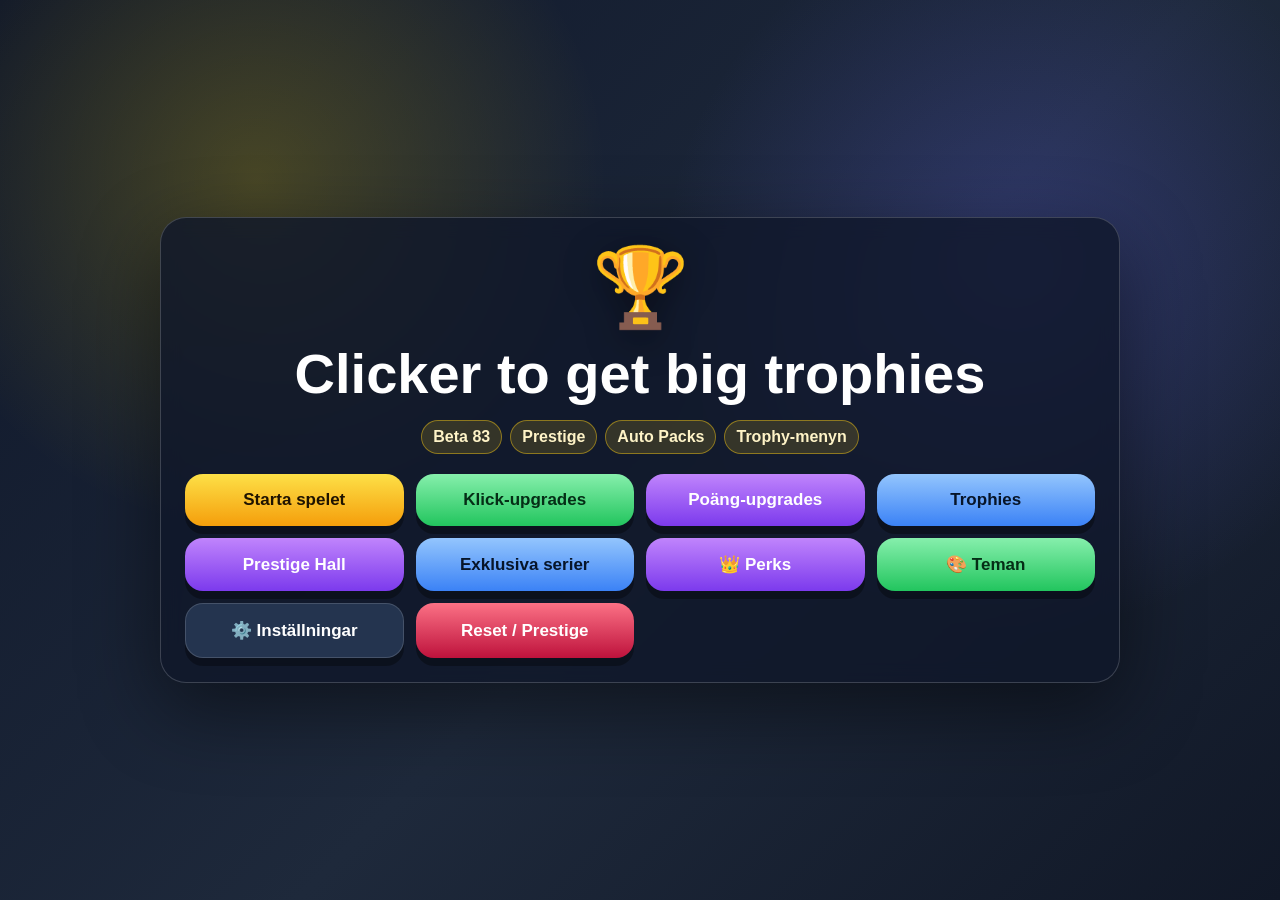
<file: index_updated-1.html>
<!DOCTYPE html>
<html lang="sv">
<head>
<meta charset="UTF-8">
<meta name="viewport" content="width=device-width, initial-scale=1.0">
<title>Clicker to get big trophies - Beta 83</title>
<meta name="theme-color" content="#1e40af">
<meta name="mobile-web-app-capable" content="yes">
<meta name="apple-mobile-web-app-capable" content="yes">
<meta name="apple-mobile-web-app-status-bar-style" content="black-translucent">
<meta name="apple-mobile-web-app-title" content="Big Trophies">
<link rel="icon" type="image/png" sizes="32x32" href="favicon-32.png">
<link rel="icon" type="image/png" sizes="192x192" href="icon-192.png">
<link rel="apple-touch-icon" href="icon-192.png">
<link rel="manifest" href="manifest.json">
<style>
*{box-sizing:border-box;-webkit-tap-highlight-color:transparent}
html,body{margin:0;width:100%;height:100%;overflow:hidden;font-family:Arial,Helvetica,sans-serif;background:#111827;color:white;user-select:none}
body{
  background:
    radial-gradient(circle at 20% 20%,rgba(255,215,0,.22),transparent 28%),
    radial-gradient(circle at 80% 30%,rgba(99,102,241,.28),transparent 30%),
    linear-gradient(135deg,#0f172a,#1e293b 55%,#111827);
}
.screen{position:fixed;inset:0;display:flex;align-items:center;justify-content:center;padding:18px}
.panel{
  width:min(960px,94vw);max-height:92vh;overflow:auto;background:rgba(15,23,42,.80);
  border:1px solid rgba(255,255,255,.18);border-radius:26px;padding:24px;
  box-shadow:0 26px 80px rgba(0,0,0,.48);text-align:center;backdrop-filter:blur(10px)
}
.logo{font-size:clamp(38px,8vw,78px);margin-bottom:8px;filter:drop-shadow(0 8px 18px rgba(0,0,0,.45))}
h1{margin:0;font-size:clamp(30px,6vw,56px)}
.subtitle{color:#dbeafe;font-size:18px;line-height:1.45;margin:14px auto 18px;max-width:760px}
.tagrow{display:flex;justify-content:center;flex-wrap:wrap;gap:8px;margin:14px 0 20px}
.tag{padding:7px 11px;border-radius:999px;background:rgba(250,204,21,.15);border:1px solid rgba(250,204,21,.45);color:#fef3c7;font-weight:800}
.menu{display:grid;grid-template-columns:repeat(auto-fit,minmax(175px,1fr));gap:12px;margin-top:18px}
button{border:0;border-radius:18px;padding:16px 18px;font-size:17px;font-weight:900;cursor:pointer;box-shadow:0 8px 0 rgba(0,0,0,.32)}
button:active{transform:translateY(3px);box-shadow:0 5px 0 rgba(0,0,0,.32)}
button:disabled{opacity:.45;filter:grayscale(.8);cursor:not-allowed}
.primary{background:linear-gradient(#fde047,#f59e0b);color:#1f1300}
.blue{background:linear-gradient(#93c5fd,#3b82f6);color:#071529}
.green{background:linear-gradient(#86efac,#22c55e);color:#052e16}
.purple{background:linear-gradient(#c084fc,#7c3aed);color:white}
.red{background:linear-gradient(#fb7185,#be123c);color:white}
.dark{background:#24344f;color:white;border:1px solid rgba(255,255,255,.15)}
#gameScreen,#trophyScreen,#aboutScreen,#clickUpgradeScreen,#pointUpgradeScreen,#resetScreen,#prestigeHallScreen,#exclusiveSeriesScreen,#perkScreen,#settingsScreen,#changelogScreen,#themeScreen{display:none}
.topbar{position:sticky;top:14px;left:14px;right:14px;display:flex;justify-content:space-between;gap:10px;z-index:5}
.topbar .rightBtns{display:flex;gap:8px;flex-wrap:wrap;justify-content:flex-end}
.smallBtn{padding:10px 13px;font-size:14px;border-radius:14px}
.stats{display:grid;grid-template-columns:repeat(auto-fit,minmax(145px,1fr));gap:12px;margin:18px 0}
.stat{background:rgba(255,255,255,.08);border:1px solid rgba(255,255,255,.14);border-radius:18px;padding:14px}
.stat b{display:block;font-size:26px;color:#facc15;margin-top:4px;word-break:break-word;overflow-wrap:anywhere}
.gamePanel{width:min(1120px,96vw);}
.playLayout{display:grid;grid-template-columns:minmax(280px,1fr) minmax(260px,360px);gap:20px;align-items:center;margin-top:18px}
.clickZone{display:flex;flex-direction:column;align-items:center;justify-content:center;min-height:min(66vh,560px);padding:8px}
.sideStats{display:grid;grid-template-columns:1fr;gap:12px;align-self:stretch;align-content:center}
.sideStats .stat{text-align:left;min-width:0}
.sideStats .stat b{font-size:clamp(18px,2.6vw,28px);line-height:1.1;max-width:100%;white-space:normal;overflow-wrap:anywhere;word-break:break-word}
.clickButton{
  width:min(390px,58vw,58vh);height:min(390px,58vw,58vh);border-radius:50%;margin:10px auto 14px;
  display:grid;place-items:center;font-size:clamp(86px,16vw,150px);background:radial-gradient(circle at 35% 25%,#fff7ad,#f59e0b 62%,#92400e);
  box-shadow:0 18px 0 #713f12,0 0 60px rgba(250,204,21,.50);border:6px solid rgba(255,255,255,.42);
  cursor:pointer;transition:transform .08s, filter .08s;
}
.clickHint{color:#fef3c7;font-weight:900;text-shadow:0 3px 10px rgba(0,0,0,.55);margin-top:4px}
@media(max-width:760px){
  .playLayout{grid-template-columns:1fr;gap:12px}
  .clickZone{min-height:auto;padding-top:22px}
  .sideStats{grid-template-columns:repeat(2,minmax(0,1fr));align-content:start}
  .sideStats .stat{padding:11px}
  .sideStats .stat b{font-size:clamp(16px,5vw,22px)}
  .clickButton{width:min(320px,72vw);height:min(320px,72vw);font-size:clamp(78px,22vw,126px)}
}
@media(max-width:420px){.sideStats{grid-template-columns:1fr}}
.clickButton:active{transform:scale(.96) translateY(5px);box-shadow:0 10px 0 #713f12,0 0 44px rgba(250,204,21,.42);filter:brightness(1.08)}
.pop{position:fixed;pointer-events:none;font-weight:900;color:#fef3c7;text-shadow:0 3px 8px #000;animation:floatUp .8s ease-out forwards;z-index:99}
@keyframes floatUp{from{opacity:1;transform:translate(-50%,-50%) scale(1)}to{opacity:0;transform:translate(-50%,-130%) scale(1.35)}}
.grid{display:grid;grid-template-columns:repeat(auto-fit,minmax(185px,1fr));gap:12px;margin-top:18px}
.card{padding:16px;border-radius:18px;background:rgba(255,255,255,.08);border:1px solid rgba(255,255,255,.14)}
.card .icon{font-size:44px;margin-bottom:6px}
.locked{opacity:.42;filter:grayscale(.8)}
.unlocked{border-color:rgba(250,204,21,.7);background:rgba(250,204,21,.15);box-shadow:0 0 24px rgba(250,204,21,.16)}
.exclusive{border-color:rgba(255,160,220,.8);background:rgba(255,120,200,.14);box-shadow:0 0 24px rgba(255,120,200,.18)}
.exclusiveBadge{display:inline-block;margin-top:7px;padding:4px 8px;border-radius:999px;background:rgba(255,120,200,.22);border:1px solid rgba(255,170,220,.65);color:#ffd7ef;font-weight:900;font-size:12px}
.blackhole{border-color:#444!important;background:linear-gradient(180deg,#151515,#050505)!important;box-shadow:0 0 20px rgba(0,0,0,.8),0 0 8px rgba(120,120,120,.4)}
.blackholeBadge{display:inline-block;margin-top:7px;padding:4px 8px;border-radius:999px;background:#111;border:1px solid #666;color:#f0f0f0;font-weight:900;font-size:12px}
.infinity{border-color:rgba(140,220,255,.8)!important;background:rgba(60,130,220,.12)!important;box-shadow:0 0 24px rgba(80,180,255,.18)}
.infinityBadge{display:inline-block;margin-top:7px;padding:4px 8px;border-radius:999px;background:rgba(80,180,255,.18);border:1px solid rgba(140,220,255,.7);color:#d8f4ff;font-weight:900;font-size:12px}
.nostalgia{border-color:rgba(217,164,96,.9)!important;background:linear-gradient(180deg,rgba(80,48,25,.35),rgba(40,24,12,.25))!important;box-shadow:0 0 24px rgba(217,164,96,.28)}
.nostalgiaBadge{display:inline-block;margin-top:7px;padding:4px 8px;border-radius:999px;background:rgba(120,72,35,.28);border:1px solid rgba(217,164,96,.75);color:#ffe7bd;font-weight:900;font-size:12px}

.nextGoal{margin-top:10px;color:#dbeafe;font-weight:800}
.upgradeCard{text-align:left;display:flex;gap:14px;align-items:center;justify-content:space-between}
.upgradeInfo{flex:1}
.upgradeInfo b{display:block;font-size:18px;margin-bottom:5px}
.upgradeInfo small{color:#dbeafe;line-height:1.35}
.cost{color:#facc15;font-weight:900}
.count{color:#86efac;font-weight:900}
.warning{border:1px solid rgba(251,113,133,.6);background:rgba(127,29,29,.28);border-radius:18px;padding:16px;margin-top:16px}

.prestigeCard{position:relative;overflow:hidden}
.prestigeLocked{opacity:.55;filter:grayscale(1);background:rgba(80,80,80,.18)!important;border-color:#777!important;box-shadow:none!important}
.prestigeUnlocked{opacity:1!important;filter:none!important;background:linear-gradient(180deg,rgba(34,197,94,.34),rgba(5,46,22,.30))!important;border-color:#22c55e!important;box-shadow:0 0 26px rgba(34,197,94,.48)!important}
.prestigeFrame-bronze{border-color:#cd7f32!important;box-shadow:0 0 20px rgba(205,127,50,.34)}
.prestigeFrame-silver{border-color:#c0c0c0!important;box-shadow:0 0 20px rgba(220,220,220,.34)}
.prestigeFrame-gold{border-color:#ffd700!important;box-shadow:0 0 22px rgba(255,215,0,.38)}
.prestigeFrame-diamond{border-color:#7dd3fc!important;box-shadow:0 0 24px rgba(125,211,252,.42)}
.prestigeFrame-master{border-color:#c084fc!important;box-shadow:0 0 24px rgba(192,132,252,.38)}
.prestigeFrame-galaxy{border-color:#818cf8!important;box-shadow:0 0 26px rgba(129,140,248,.42)}
.prestigeFrame-blackhole{border-color:#111!important;background:linear-gradient(180deg,#161616,#050505)!important;box-shadow:0 0 26px rgba(0,0,0,.9)}
.prestigeFrame-infinity{border-color:#22d3ee!important;box-shadow:0 0 26px rgba(34,211,238,.45)}
.prestigeFrame-legend{border-color:#f59e0b!important;box-shadow:0 0 26px rgba(245,158,11,.48)}
.prestigeFrame-hampus{border-color:#f9a8d4!important;background:rgba(255,120,200,.14)!important;box-shadow:0 0 28px rgba(249,168,212,.42)}
.prestigeFrame-hampusmaster{border-color:#ff66cc!important;background:linear-gradient(180deg,rgba(255,80,180,.25),rgba(80,20,70,.25))!important;box-shadow:0 0 34px rgba(255,102,204,.58),0 0 18px rgba(255,215,0,.25)}
.prestigeFrame-loyal{border-color:#22c55e!important;background:linear-gradient(180deg,rgba(34,197,94,.25),rgba(6,78,59,.25))!important;box-shadow:0 0 34px rgba(34,197,94,.55),0 0 18px rgba(250,204,21,.18)}
.prestigeFrame-mythic{border-color:#fb7185!important;box-shadow:0 0 26px rgba(251,113,133,.45)}
.prestigeFrame-celestial{border-color:#e0f2fe!important;box-shadow:0 0 28px rgba(224,242,254,.48)}
.prestigeFrame-quantum{border-color:#38bdf8!important;box-shadow:0 0 28px rgba(56,189,248,.5)}
.prestigeFrame-universal{border-color:#34d399!important;box-shadow:0 0 28px rgba(52,211,153,.45)}
.prestigeFrame-stellar{border-color:#fb923c!important;box-shadow:0 0 28px rgba(251,146,60,.45)}
.prestigeFrame-emperor{border-color:#a855f7!important;box-shadow:0 0 30px rgba(168,85,247,.5)}
.prestigeFrame-champion{border-color:#f0abfc!important;box-shadow:0 0 30px rgba(240,171,252,.55)}
.prestigeFrame-king{border-color:#facc15!important;background:linear-gradient(180deg,rgba(0,0,0,.72),rgba(120,80,0,.30))!important;box-shadow:0 0 32px rgba(250,204,21,.55)}
.prestigeFrame-memorytrails{border-color:#84cc16!important;background:linear-gradient(180deg,rgba(34,197,94,.26),rgba(14,116,144,.20),rgba(20,30,15,.32))!important;box-shadow:0 0 32px rgba(132,204,22,.55),0 0 16px rgba(45,212,191,.25)}
.prestigeFrame-frontiermemories{border-color:#d97706!important;background:linear-gradient(180deg,rgba(217,119,6,.30),rgba(120,53,15,.26),rgba(25,15,8,.36))!important;box-shadow:0 0 32px rgba(217,119,6,.55),0 0 18px rgba(250,204,21,.24)}
.lockBadge{display:inline-block;margin-top:7px;padding:4px 8px;border-radius:999px;background:rgba(120,120,120,.20);border:1px solid rgba(180,180,180,.45);color:#e5e7eb;font-weight:900;font-size:12px}


.oskarLegacy{border:2px solid #2e8b57!important;
background:linear-gradient(180deg,rgba(32,96,52,.35),rgba(72,52,18,.25))!important;
box-shadow:0 0 18px rgba(46,139,87,.45),0 0 10px rgba(255,215,0,.25)}
.oskarLegacyBadge{
display:inline-block;margin-top:8px;padding:4px 10px;
border-radius:999px;
background:#1f5d38;
color:#fff7cf;
font-weight:bold;
border:1px solid #d4af37;
}


.undercoverSeries{border:2px solid #2563eb!important;
background:linear-gradient(180deg,rgba(30,64,175,.30),rgba(15,23,42,.30))!important;
box-shadow:0 0 18px rgba(37,99,235,.45)}
.undercoverBadge{
display:inline-block;margin-top:8px;padding:4px 10px;
border-radius:999px;
background:#1e3a8a;
color:white;
font-weight:bold;
border:1px solid #60a5fa;
}


.trophyHunterSeries{
  border:2px solid #facc15!important;
  background:linear-gradient(180deg,rgba(120,80,0,.30),rgba(25,20,5,.35))!important;
  box-shadow:0 0 20px rgba(250,204,21,.45),0 0 10px rgba(0,0,0,.35);
}
.trophyHunterBadge{
  display:inline-block;margin-top:8px;padding:4px 10px;border-radius:999px;
  background:#7c5a00;color:#fff7c2;font-weight:bold;border:1px solid #facc15;
}
.trophyInfoBox{
  margin-top:12px;padding:12px;border-radius:14px;background:rgba(0,0,0,.28);
  border:1px solid rgba(255,255,255,.20);color:#e5e7eb;line-height:1.4;font-size:14px;text-align:left;
}
.trophyInfoBox b{color:#facc15}


.cosmicSeries{
border:2px solid #7c3aed!important;
background:linear-gradient(180deg,rgba(40,20,90,.40),rgba(10,20,60,.35))!important;
box-shadow:0 0 22px rgba(124,58,237,.45),0 0 14px rgba(59,130,246,.35);
}
.cosmicBadge{
display:inline-block;
margin-top:8px;
padding:4px 10px;
border-radius:999px;
background:#312e81;
border:1px solid #8b5cf6;
color:#eef2ff;
font-weight:bold;
}


.teamworkSeries{
  border:2px solid #22c55e!important;
  background:linear-gradient(180deg,rgba(34,197,94,.24),rgba(14,116,144,.20))!important;
  box-shadow:0 0 22px rgba(34,197,94,.38),0 0 12px rgba(45,212,191,.25);
}
.teamworkBadge{
  display:inline-block;margin-top:8px;padding:4px 10px;border-radius:999px;
  background:#14532d;color:#dcfce7;font-weight:bold;border:1px solid #86efac;
}

.fridaSeries{
  border:2px solid #f9a8d4!important;
  background:linear-gradient(180deg,rgba(249,168,212,.26),rgba(251,191,36,.16))!important;
  box-shadow:0 0 24px rgba(249,168,212,.42),0 0 14px rgba(250,204,21,.22);
}
.fridaBadge{
  display:inline-block;margin-top:8px;padding:4px 10px;border-radius:999px;
  background:#831843;color:#ffe4f1;font-weight:bold;border:1px solid #f9a8d4;
}

.helgeSeries{
  border:2px solid #86efac!important;
  background:linear-gradient(180deg,rgba(34,197,94,.24),rgba(250,204,21,.14))!important;
  box-shadow:0 0 24px rgba(134,239,172,.42),0 0 14px rgba(250,204,21,.22);
}
.helgeBadge{
  display:inline-block;margin-top:8px;padding:4px 10px;border-radius:999px;
  background:#166534;color:#dcfce7;font-weight:bold;border:1px solid #bbf7d0;
}


.helgeBigPower{
  border:2px solid #facc15!important;
  background:linear-gradient(180deg,rgba(34,197,94,.34),rgba(250,204,21,.22),rgba(15,23,42,.30))!important;
  box-shadow:0 0 28px rgba(250,204,21,.48),0 0 18px rgba(34,197,94,.42);
}
.helgeBigPowerBadge{
  display:inline-block;margin-top:8px;padding:4px 10px;border-radius:999px;
  background:#365314;color:#fef9c3;font-weight:bold;border:1px solid #fde047;
}


.ellieQueen{
  border:2px solid #c084fc!important;
  background:linear-gradient(180deg,rgba(192,132,252,.32),rgba(250,204,21,.18),rgba(30,20,60,.30))!important;
  box-shadow:0 0 28px rgba(192,132,252,.50),0 0 18px rgba(250,204,21,.26);
}
.ellieQueenBadge{
  display:inline-block;margin-top:8px;padding:4px 10px;border-radius:999px;
  background:#581c87;color:#f5e8ff;font-weight:bold;border:1px solid #d8b4fe;
}

.vildaQueen{
  border:2px solid #fb7185!important;
  background:linear-gradient(180deg,rgba(251,113,133,.30),rgba(250,204,21,.18),rgba(70,20,45,.30))!important;
  box-shadow:0 0 28px rgba(251,113,133,.50),0 0 18px rgba(250,204,21,.25);
}
.vildaQueenBadge{
  display:inline-block;margin-top:8px;padding:4px 10px;border-radius:999px;
  background:#881337;color:#ffe4e6;font-weight:bold;border:1px solid #fda4af;
}

.stammisSeries{
  border:2px solid #f59e0b!important;
  background:linear-gradient(180deg,rgba(245,158,11,.26),rgba(120,53,15,.22),rgba(20,20,10,.28))!important;
  box-shadow:0 0 26px rgba(245,158,11,.45),0 0 14px rgba(250,204,21,.20);
}
.stammisBadge{
  display:inline-block;margin-top:8px;padding:4px 10px;border-radius:999px;
  background:#7c2d12;color:#fffbeb;font-weight:bold;border:1px solid #fdba74;
}

.stammisRemixSeries{
  border:2px solid #ef4444!important;
  background:linear-gradient(180deg,rgba(239,68,68,.26),rgba(245,158,11,.22),rgba(69,10,10,.30))!important;
  box-shadow:0 0 28px rgba(239,68,68,.45),0 0 18px rgba(250,204,21,.25);
}
.stammisRemixBadge{
  display:inline-block;margin-top:8px;padding:4px 10px;border-radius:999px;
  background:#7f1d1d;color:#fff7ed;font-weight:bold;border:1px solid #f97316;
}

.memoryTrailsSeries{
  border:2px solid #84cc16!important;
  background:linear-gradient(180deg,rgba(34,197,94,.24),rgba(14,116,144,.18),rgba(20,30,15,.30))!important;
  box-shadow:0 0 26px rgba(132,204,22,.42),0 0 14px rgba(45,212,191,.20);
}
.memoryTrailsBadge{
  display:inline-block;margin-top:8px;padding:4px 10px;border-radius:999px;
  background:#365314;color:#ecfccb;font-weight:bold;border:1px solid #bef264;
}


.frontierMemoriesSeries{
  border:2px solid #d97706!important;
  background:linear-gradient(180deg,rgba(217,119,6,.28),rgba(120,53,15,.26),rgba(25,15,8,.34))!important;
  box-shadow:0 0 28px rgba(217,119,6,.46),0 0 16px rgba(250,204,21,.22);
}
.frontierMemoriesBadge{
  display:inline-block;margin-top:8px;padding:4px 10px;border-radius:999px;
  background:#78350f;color:#ffedd5;font-weight:bold;border:1px solid #fdba74;
}

.sveaSeries{
  border:2px solid #a78bfa!important;
  background:linear-gradient(180deg,rgba(88,28,135,.30),rgba(30,20,60,.32))!important;
  box-shadow:0 0 20px rgba(167,139,250,.45),0 0 10px rgba(255,255,255,.10);
}
.sveaBadge{
  display:inline-block;margin-top:8px;padding:4px 10px;border-radius:999px;
  background:#4c1d95;color:#f3e8ff;font-weight:bold;border:1px solid #c4b5fd;
}

.dorisSeries{
  border:2px solid #fbbf24!important;
  background:linear-gradient(180deg,rgba(251,191,36,.24),rgba(120,53,15,.24))!important;
  box-shadow:0 0 22px rgba(251,191,36,.42),0 0 12px rgba(244,114,182,.20);
}
.dorisBadge{
  display:inline-block;margin-top:8px;padding:4px 10px;border-radius:999px;
  background:#78350f;color:#fffbeb;font-weight:bold;border:1px solid #fcd34d;
}

.seriesLibraryCard{cursor:pointer;text-align:left;position:relative;overflow:hidden}
.seriesLibraryCard:hover{transform:translateY(-2px);transition:.15s}
.seriesLibraryBadge{display:inline-block;margin-top:8px;padding:4px 10px;border-radius:999px;background:rgba(255,255,255,.10);border:1px solid rgba(255,255,255,.22);font-weight:900;font-size:12px}
.seriesInfoBox{margin-top:12px;padding:12px;border-radius:14px;background:rgba(0,0,0,.30);border:1px solid rgba(255,255,255,.20);color:#e5e7eb;line-height:1.45;font-size:14px}
.seriesInfoBox b{color:#facc15}


/* Beta 45: göm snabbmenyer i läs-/kategori-menyer så de inte ligger i vägen */
#trophyScreen .rightBtns,
#prestigeHallScreen .rightBtns,
#exclusiveSeriesScreen .rightBtns,
#aboutScreen .rightBtns,
#resetScreen .rightBtns,
#perkScreen .rightBtns,
#settingsScreen .rightBtns,
#changelogScreen .rightBtns,
#clickUpgradeScreen .rightBtns,
#pointUpgradeScreen .rightBtns{
  display:none!important;
}
#trophyScreen .topbar,
#prestigeHallScreen .topbar,
#exclusiveSeriesScreen .topbar,
#aboutScreen .topbar,
#resetScreen .topbar,
#perkScreen .topbar,
#settingsScreen .topbar,
#changelogScreen .topbar{
  justify-content:flex-start;
}


/* Beta 57: finslipad Trophy-meny, Perks och inställningar */
.controls{display:flex;gap:10px;flex-wrap:wrap;justify-content:center;margin:14px 0}
.searchInput{width:min(520px,90vw);padding:14px 16px;border-radius:16px;border:1px solid rgba(255,255,255,.22);background:rgba(0,0,0,.28);color:white;font-size:16px;font-weight:800;outline:none}
.filterBtn{padding:10px 13px;font-size:13px;border-radius:999px;background:rgba(255,255,255,.11);color:#fff;border:1px solid rgba(255,255,255,.22);box-shadow:none}
.filterBtn.active{background:linear-gradient(#fde047,#f59e0b);color:#1f1300}
.seriesHeader{grid-column:1/-1;text-align:left;padding:14px 16px;border-radius:18px;background:rgba(0,0,0,.28);border:1px solid rgba(255,255,255,.16);font-weight:900;color:#fef3c7;margin-top:8px}
.seriesProgress{font-size:13px;color:#dbeafe;margin-top:4px;font-weight:800}
.completeBadge{display:inline-block;margin-top:8px;padding:5px 10px;border-radius:999px;background:rgba(34,197,94,.24);border:1px solid rgba(134,239,172,.75);color:#dcfce7;font-weight:900;font-size:12px}
.perkCard{border-color:rgba(250,204,21,.75)!important;background:linear-gradient(180deg,rgba(80,50,120,.28),rgba(20,20,35,.42))!important;box-shadow:0 0 24px rgba(250,204,21,.22)}
.settingsBox{text-align:left;max-width:760px;margin:14px auto;padding:16px;border-radius:18px;background:rgba(0,0,0,.25);border:1px solid rgba(255,255,255,.16)}
textarea.saveBox{width:100%;min-height:110px;border-radius:14px;background:#0b1220;color:#dbeafe;border:1px solid rgba(255,255,255,.22);padding:12px;font-family:monospace}
.settingsMenu{display:grid;grid-template-columns:repeat(auto-fit,minmax(210px,1fr));gap:12px;margin:16px 0}
.settingsSection{display:none}
.settingsSection.active{display:block}
body.noAnim *, body.noAnim *::before, body.noAnim *::after{animation:none!important;transition:none!important}


/* Beta 63: Temaväljare med kattbilder */
body{
  background-image: var(--theme-bg, radial-gradient(circle at 20% 20%,rgba(255,215,0,.22),transparent 28%), radial-gradient(circle at 80% 30%,rgba(99,102,241,.28),transparent 30%), linear-gradient(135deg,#0f172a,#1e293b 55%,#111827))!important;
  background-size: cover!important;
  background-position: center!important;
  background-attachment: fixed!important;
}
body::before{
  content:"";position:fixed;inset:0;pointer-events:none;z-index:-1;
  background:var(--theme-overlay,rgba(0,0,0,0));
}
body.theme-helge{--theme-bg:linear-gradient(rgba(5,10,20,.54),rgba(5,10,20,.82)),var(--theme-photo),linear-gradient(135deg,#0f172a,#1e293b 55%,#111827);--theme-accent:#86efac;--theme-soft:rgba(134,239,172,.28)}
body.theme-doris{--theme-bg:linear-gradient(rgba(5,10,20,.54),rgba(5,10,20,.82)),var(--theme-photo),linear-gradient(135deg,#0f172a,#1e293b 55%,#111827);--theme-accent:#f9a8d4;--theme-soft:rgba(249,168,212,.28)}
body.theme-svea{--theme-bg:linear-gradient(rgba(5,10,20,.54),rgba(5,10,20,.82)),var(--theme-photo),linear-gradient(135deg,#0f172a,#1e293b 55%,#111827);--theme-accent:#fbbf24;--theme-soft:rgba(251,191,36,.28)}
body.theme-classic{--theme-bg:radial-gradient(circle at 20% 20%,rgba(255,215,0,.22),transparent 28%),radial-gradient(circle at 80% 30%,rgba(99,102,241,.28),transparent 30%),linear-gradient(135deg,#0f172a,#1e293b 55%,#111827);--theme-accent:#facc15;--theme-soft:rgba(250,204,21,.15)}
body.theme-cosmic{--theme-bg:radial-gradient(circle at 30% 20%,rgba(168,85,247,.35),transparent 28%),radial-gradient(circle at 70% 35%,rgba(34,211,238,.25),transparent 30%),linear-gradient(135deg,#08001a,#1e1b4b 55%,#020617);--theme-accent:#c084fc;--theme-soft:rgba(168,85,247,.18)}
body.theme-gold{--theme-bg:radial-gradient(circle at 20% 20%,rgba(250,204,21,.45),transparent 28%),radial-gradient(circle at 80% 30%,rgba(245,158,11,.35),transparent 30%),linear-gradient(135deg,#1f1300,#78350f 55%,#111827);--theme-accent:#fde047;--theme-soft:rgba(250,204,21,.22)}
body.theme-helge .panel, body.theme-doris .panel, body.theme-svea .panel, body.theme-cosmic .panel, body.theme-gold .panel{border-color:color-mix(in srgb,var(--theme-accent),white 12%);box-shadow:0 26px 80px rgba(0,0,0,.55),0 0 24px var(--theme-soft)}
.themeGrid{display:grid;grid-template-columns:repeat(auto-fit,minmax(230px,1fr));gap:14px;margin-top:18px}
.themeCard{text-align:left;overflow:hidden;position:relative;padding:0;border:2px solid rgba(255,255,255,.16);background:rgba(0,0,0,.35);border-radius:20px;cursor:pointer;box-shadow:0 10px 30px rgba(0,0,0,.28)}
.themeCard:hover{transform:translateY(-2px);transition:.15s;filter:brightness(1.08)}
.themeCard.activeTheme{border-color:var(--theme-accent,#facc15);box-shadow:0 0 28px var(--theme-soft,rgba(250,204,21,.25))}
.themeThumb{height:135px;background-size:cover;background-position:center;border-bottom:1px solid rgba(255,255,255,.16)}
.themeThumbClassic{background:radial-gradient(circle at 30% 30%,#fde047,transparent 35%),linear-gradient(135deg,#0f172a,#1e293b)}
.themeThumbCosmic{background:radial-gradient(circle at 20% 20%,#a855f7,transparent 30%),radial-gradient(circle at 80% 40%,#22d3ee,transparent 25%),linear-gradient(135deg,#08001a,#1e1b4b)}
.themeThumbGold{background:radial-gradient(circle at 30% 30%,#fde047,transparent 30%),linear-gradient(135deg,#78350f,#111827)}
.themeBody{padding:14px}
.themeBody b{display:block;font-size:20px;margin-bottom:6px;color:var(--theme-accent,#facc15)}
.themeBody small{color:#dbeafe;line-height:1.35}
.themeActiveBadge{display:inline-block;margin-top:9px;padding:5px 10px;border-radius:999px;background:rgba(34,197,94,.22);border:1px solid rgba(134,239,172,.7);color:#dcfce7;font-weight:900;font-size:12px}
.themeCard.lockedTheme{opacity:.55;filter:grayscale(.8);cursor:not-allowed}
.themeCard.lockedTheme:hover{transform:none;filter:grayscale(.8)}
.themeLockBadge{display:inline-block;margin-top:9px;padding:5px 10px;border-radius:999px;background:rgba(120,120,120,.24);border:1px solid rgba(200,200,200,.55);color:#e5e7eb;font-weight:900;font-size:12px}
.themeThumbHampusmaster{background:radial-gradient(circle at 20% 20%,#ff66cc,transparent 28%),radial-gradient(circle at 80% 40%,#fde047,transparent 28%),linear-gradient(135deg,#2a1034,#111827)}
.themeThumbTrophyhunter{background:radial-gradient(circle at 25% 25%,#facc15,transparent 30%),linear-gradient(135deg,#7c5a00,#111827)}
.themeThumbQueencrown{background:radial-gradient(circle at 25% 25%,#c084fc,transparent 28%),radial-gradient(circle at 80% 35%,#fb7185,transparent 30%),linear-gradient(135deg,#2e1065,#111827)}
.themeThumbCatfamily{background:radial-gradient(circle at 25% 25%,#86efac,transparent 25%),radial-gradient(circle at 70% 30%,#f9a8d4,transparent 25%),radial-gradient(circle at 55% 75%,#fbbf24,transparent 25%),linear-gradient(135deg,#0f172a,#1e293b)}
.themeThumbPrestigeking{background:radial-gradient(circle at 30% 20%,#fde047,transparent 26%),radial-gradient(circle at 70% 45%,#f59e0b,transparent 30%),linear-gradient(135deg,#1f1300,#4c1d95)}
body.theme-hampusmaster{--theme-bg:radial-gradient(circle at 20% 20%,rgba(255,102,204,.40),transparent 28%),radial-gradient(circle at 82% 35%,rgba(250,204,21,.34),transparent 30%),linear-gradient(135deg,#2a1034,#1f133f 55%,#111827);--theme-accent:#ff66cc;--theme-soft:rgba(255,102,204,.22)}
body.theme-trophyhunter{--theme-bg:radial-gradient(circle at 22% 22%,rgba(250,204,21,.42),transparent 28%),radial-gradient(circle at 75% 35%,rgba(245,158,11,.30),transparent 30%),linear-gradient(135deg,#1f1300,#422006 55%,#111827);--theme-accent:#facc15;--theme-soft:rgba(250,204,21,.22)}
body.theme-queencrown{--theme-bg:radial-gradient(circle at 20% 20%,rgba(192,132,252,.38),transparent 28%),radial-gradient(circle at 80% 35%,rgba(251,113,133,.32),transparent 30%),linear-gradient(135deg,#2e1065,#4a044e 55%,#111827);--theme-accent:#d8b4fe;--theme-soft:rgba(216,180,254,.22)}
body.theme-catfamily{--theme-bg:radial-gradient(circle at 18% 22%,rgba(134,239,172,.32),transparent 25%),radial-gradient(circle at 75% 28%,rgba(249,168,212,.28),transparent 26%),radial-gradient(circle at 55% 78%,rgba(251,191,36,.26),transparent 28%),linear-gradient(135deg,#0f172a,#1e293b 55%,#111827);--theme-accent:#86efac;--theme-soft:rgba(134,239,172,.18)}
body.theme-prestigeking{--theme-bg:radial-gradient(circle at 25% 20%,rgba(253,224,71,.48),transparent 28%),radial-gradient(circle at 78% 38%,rgba(168,85,247,.30),transparent 30%),linear-gradient(135deg,#1f1300,#4c1d95 55%,#111827);--theme-accent:#fde047;--theme-soft:rgba(253,224,71,.24)}
body.theme-hampusmaster .panel, body.theme-trophyhunter .panel, body.theme-queencrown .panel, body.theme-catfamily .panel, body.theme-prestigeking .panel{border-color:color-mix(in srgb,var(--theme-accent),white 12%);box-shadow:0 26px 80px rgba(0,0,0,.55),0 0 24px var(--theme-soft)}

.themeThumbBronzechampion{background:radial-gradient(circle at 28% 24%,#cd7f32,transparent 30%),radial-gradient(circle at 75% 40%,#92400e,transparent 28%),linear-gradient(135deg,#1c1208,#111827)}
.themeThumbSilverchampion{background:radial-gradient(circle at 28% 24%,#e5e7eb,transparent 30%),radial-gradient(circle at 75% 40%,#93c5fd,transparent 28%),linear-gradient(135deg,#111827,#1e3a8a)}
.themeThumbGoldchampion{background:radial-gradient(circle at 28% 24%,#fde047,transparent 30%),radial-gradient(circle at 75% 40%,#f59e0b,transparent 28%),linear-gradient(135deg,#1f1300,#111827)}
.themeThumbDiamondcollector{background:radial-gradient(circle at 28% 24%,#7dd3fc,transparent 30%),radial-gradient(circle at 75% 40%,#22d3ee,transparent 28%),linear-gradient(135deg,#082f49,#111827)}
.themeThumbHalloflegends{background:radial-gradient(circle at 20% 20%,#fde047,transparent 24%),radial-gradient(circle at 78% 28%,#c084fc,transparent 27%),radial-gradient(circle at 50% 78%,#f0abfc,transparent 25%),linear-gradient(135deg,#1f1300,#2e1065 55%,#020617)}
body.theme-bronzechampion{--theme-bg:radial-gradient(circle at 22% 20%,rgba(205,127,50,.42),transparent 28%),radial-gradient(circle at 80% 35%,rgba(146,64,14,.32),transparent 30%),linear-gradient(135deg,#1c1208,#3b1f0b 55%,#111827);--theme-accent:#cd7f32;--theme-soft:rgba(205,127,50,.22)}
body.theme-silverchampion{--theme-bg:radial-gradient(circle at 22% 20%,rgba(229,231,235,.36),transparent 28%),radial-gradient(circle at 80% 35%,rgba(147,197,253,.30),transparent 30%),linear-gradient(135deg,#111827,#1e3a8a 55%,#020617);--theme-accent:#e5e7eb;--theme-soft:rgba(229,231,235,.20)}
body.theme-goldchampion{--theme-bg:radial-gradient(circle at 22% 20%,rgba(253,224,71,.48),transparent 28%),radial-gradient(circle at 80% 35%,rgba(245,158,11,.36),transparent 30%),linear-gradient(135deg,#1f1300,#78350f 55%,#111827);--theme-accent:#fde047;--theme-soft:rgba(253,224,71,.24)}
body.theme-diamondcollector{--theme-bg:radial-gradient(circle at 22% 20%,rgba(125,211,252,.42),transparent 28%),radial-gradient(circle at 80% 35%,rgba(34,211,238,.32),transparent 30%),linear-gradient(135deg,#082f49,#164e63 55%,#020617);--theme-accent:#7dd3fc;--theme-soft:rgba(125,211,252,.24)}
body.theme-halloflegends{--theme-bg:radial-gradient(circle at 20% 20%,rgba(253,224,71,.48),transparent 25%),radial-gradient(circle at 80% 30%,rgba(192,132,252,.40),transparent 28%),radial-gradient(circle at 50% 78%,rgba(240,171,252,.28),transparent 26%),linear-gradient(135deg,#1f1300,#2e1065 55%,#020617);--theme-accent:#fde047;--theme-soft:rgba(253,224,71,.28)}
body.theme-bronzechampion .panel, body.theme-silverchampion .panel, body.theme-goldchampion .panel, body.theme-diamondcollector .panel, body.theme-halloflegends .panel{border-color:color-mix(in srgb,var(--theme-accent),white 12%);box-shadow:0 26px 80px rgba(0,0,0,.55),0 0 24px var(--theme-soft)}



</style>
</head>
<body>

<section id="menuScreen" class="screen">
  <div class="panel">
    <div class="logo">🏆</div>
    <h1>Clicker to get big trophies</h1>
    <div class="tagrow">
      <span class="tag">Beta 83</span>
      <span class="tag">Prestige</span>
      <span class="tag">Auto Packs</span>
      <span class="tag">Trophy-menyn</span>
    </div>
    <div class="menu">
      <button class="primary" onclick="showScreen('gameScreen')">Starta spelet</button>
      <button class="green" onclick="showScreen('clickUpgradeScreen')">Klick-upgrades</button>
      <button class="purple" onclick="showScreen('pointUpgradeScreen')">Poäng-upgrades</button>
      <button class="blue" onclick="showScreen('trophyScreen')">Trophies</button>
      <button class="purple" onclick="showScreen('prestigeHallScreen')">Prestige Hall</button>
      <button class="blue" onclick="showScreen('exclusiveSeriesScreen')">Exklusiva serier</button>
      <button class="purple" onclick="showScreen('perkScreen')">👑 Perks</button>
      <button class="green" onclick="showScreen('themeScreen')">🎨 Teman</button>
      <button class="dark" onclick="showScreen('settingsScreen')">⚙️ Inställningar</button>
      <button class="red" onclick="showScreen('resetScreen')">Reset / Prestige</button>
    </div>
  </div>
</section>

<section id="gameScreen" class="screen">
  <div class="topbar">
    <button class="smallBtn dark" onclick="showScreen('menuScreen')">← Meny</button>
    <div class="rightBtns">
      <button class="smallBtn green" onclick="showScreen('clickUpgradeScreen')">Klick</button>
      <button class="smallBtn purple" onclick="showScreen('pointUpgradeScreen')">Poäng</button>
      <button class="smallBtn blue" onclick="showScreen('trophyScreen')">Trophies</button>
    </div>
  </div>
  <div class="panel gamePanel">
    <div class="playLayout">
      <div class="clickZone">
        <div id="clickButton" class="clickButton">👆</div>
        <div class="clickHint">Tryck för klick & poäng</div>
        <div class="nextGoal" id="nextGoalText">Nästa trophy laddas...</div>
      </div>
      <div class="sideStats">
        <div class="stat">Poäng <b id="scoreText">0</b></div>
        <div class="stat">Totala klick <b id="clickText">0</b></div>
        <div class="stat">Klick per tryck <b id="clickPowerText">1×</b></div>
        <div class="stat">Poäng per tryck <b id="pointPowerText">1×</b></div>
        <div class="stat">Prestigebonus <b id="prestigeBonusText">1×</b></div>
      </div>
    </div>
  </div>
</section>

<section id="clickUpgradeScreen" class="screen">
  <div class="topbar">
    <button class="smallBtn dark" onclick="showScreen('menuScreen')">← Meny</button>
    <div class="rightBtns">
      <button class="smallBtn primary" onclick="showScreen('gameScreen')">Spela</button>
      <button class="smallBtn purple" onclick="showScreen('pointUpgradeScreen')">Poäng-upgrades</button>
    </div>
  </div>
  <div class="panel">
    <h1>Klick-upgrades</h1>
    <p class="subtitle">Klick-upgrades är bara för klickstyrka och autoclicks. Perks ligger separat i Perks-menyn.</p>
    <div class="stats">
      <div class="stat">Poäng <b id="clickUpgradeScoreText">0</b></div>
      <div class="stat">Klick per tryck <b id="clickUpgradePowerText">1×</b></div>
      <div class="stat">Auto klick/sek <b id="autoClickRateText">0×</b></div>
    </div>
    <div class="grid" id="clickUpgradeGrid"></div>
  </div>
</section>

<section id="pointUpgradeScreen" class="screen">
  <div class="topbar">
    <button class="smallBtn dark" onclick="showScreen('menuScreen')">← Meny</button>
    <div class="rightBtns">
      <button class="smallBtn primary" onclick="showScreen('gameScreen')">Spela</button>
      <button class="smallBtn green" onclick="showScreen('clickUpgradeScreen')">Klick-upgrades</button>
    </div>
  </div>
  <div class="panel">
    <h1>Poäng-upgrades</h1>
    <p class="subtitle">Poäng-upgrades är bara för poängstyrka och autopoäng. Perks ligger separat i Perks-menyn.</p>
    <div class="stats">
      <div class="stat">Poäng <b id="pointUpgradeScoreText">0</b></div>
      <div class="stat">Poäng per tryck <b id="pointUpgradePowerText">1×</b></div>
      <div class="stat">Auto poäng/sek <b id="autoPointRateText">0×</b></div>
    </div>
    <div class="grid" id="pointUpgradeGrid"></div>
  </div>
</section>

<section id="trophyScreen" class="screen">
  <div class="topbar">
    <button class="smallBtn dark" onclick="showScreen('menuScreen')">← Meny</button>
    <div class="rightBtns">
      <button class="smallBtn primary" onclick="showScreen('gameScreen')">Spela</button>
      <button class="smallBtn green" onclick="showScreen('clickUpgradeScreen')">Klick</button>
      <button class="smallBtn purple" onclick="showScreen('pointUpgradeScreen')">Poäng</button>
    </div>
  </div>
  <div class="panel">
    <h1>Trophies</h1>
    <p class="subtitle">Här visas alla trophies som går att låsa upp. Här finns trophy-räknaren med totalt antal trophies. Sök, filtrera och öppna specialtrophies för beskrivning och citat.</p>
    <div class="stats">
      <div class="stat">Trophies <b id="trophyMenuCountText">0/0</b></div>
      <div class="stat">Aktivt filter <b id="activeFilterText">Alla</b></div>
    </div>
    <div class="controls">
      <input id="trophySearch" class="searchInput" placeholder="Sök trophy eller serie..." oninput="setTrophySearch(this.value)">
      <button class="filterBtn active" data-filter="all" onclick="setTrophyFilter('all')">Alla</button>
      <button class="filterBtn" data-filter="unlocked" onclick="setTrophyFilter('unlocked')">Upplåsta</button>
      <button class="filterBtn" data-filter="locked" onclick="setTrophyFilter('locked')">Låsta</button>
      <button class="filterBtn" data-filter="cats" onclick="setTrophyFilter('cats')">Kattserier</button>
      <button class="filterBtn" data-filter="queens" onclick="setTrophyFilter('queens')">Queen Series</button>
      <button class="filterBtn" data-filter="special" onclick="setTrophyFilter('special')">Special</button>
      <button class="filterBtn" data-filter="endgame" onclick="setTrophyFilter('endgame')">Endgame</button>
    </div>
    <div class="grid" id="seriesProgressGrid"></div>
    <div class="grid" id="trophyGrid"></div>
  </div>
</section>

<section id="resetScreen" class="screen">
  <div class="topbar">
    <button class="smallBtn dark" onclick="showScreen('menuScreen')">← Meny</button>
  </div>
  <div class="panel">
    <h1>Reset / Prestige</h1>
    <p class="subtitle">Här kan du börja om. Vanlig reset rensar allt. Prestige kan bara göras när alla trophies är upplåsta och ger permanent poängbonus.</p>
    <div class="stats">
      <div class="stat">Prestige Level <b id="prestigeLevelText">0</b></div><div class="stat">Prestige Titel <b id="prestigeTitleText">Ingen</b></div>
      <div class="stat">Permanent bonus <b id="resetPrestigeBonusText">1×</b></div>
      <div class="stat">Nästa prestige <b id="nextPrestigeText">2×</b></div>
      <div class="stat">Upplåsta trophies <b id="resetTrophyText">0</b></div>
    </div>
    <div class="warning">
      <b>Vanlig reset</b>
      <p>Rensar poäng, klick, upgrades, autos och trophies. Prestige rensas också.</p>
      <button class="red" onclick="hardReset()">Resetta allt</button>
    </div>
    <div class="warning">
      <b>Prestige reset</b>
      <p>Kan bara användas när du har låst upp alla trophies. Du börjar om, men får +1 permanent prestigebonus. Level 1 ger 2× på både klick och poäng, level 2 ger 3×, level 3 ger 4× och så vidare. Från Hampus Master och vidare till Hampus Grandmaster får du ännu större bonusar. Hampus Grandmaster I till V, Loyal Member I till V, Memory Trail-prestiger och Frontier Memories-prestiger ger sina egna specialbonusar för klick och poäng.</p>
      <button class="primary" id="prestigeBtn" onclick="prestigeReset()">Prestige Reset</button>
    </div>
  </div>
</section>



<section id="prestigeHallScreen" class="screen">
  <div class="topbar">
    <button class="smallBtn dark" onclick="showScreen('menuScreen')">← Meny</button>
  </div>
  <div class="panel">
    <h1>👑 Prestige Hall</h1>
    <p class="subtitle">Här är alla prestiger som är tillgängliga och kan låsas upp. De som du inte har är gråa och har ett lås på sig. De du har blir gröna.</p>
    <div class="stats">
      <div class="stat">Din Prestige <b id="hallPrestigeLevel">0</b></div>
      <div class="stat">Din Titel <b id="hallPrestigeTitle">Ingen</b></div>
      <div class="stat">Nästa mål <b id="hallNextGoal">Prestige 1</b></div>
    </div>
    <div class="grid" id="prestigeHallGrid"></div>
  </div>
</section>


<section id="exclusiveSeriesScreen" class="screen">
  <div class="topbar">
    <button class="smallBtn dark" onclick="showScreen('menuScreen')">← Meny</button>
    <div class="rightBtns">
      <button class="smallBtn blue" onclick="showScreen('trophyScreen')">Trophies</button>
      <button class="smallBtn green" onclick="showScreen('clickUpgradeScreen')">Klick-upgrades</button>
      <button class="smallBtn purple" onclick="showScreen('pointUpgradeScreen')">Poäng-upgrades</button>
    </div>
  </div>
  <div class="panel">
    <h1>✨ Exklusiva serier</h1>
    <p class="subtitle">
      Här kan du se alla exklusiva serier som finns i spelet och läsa vad varje serie handlar om.
      Tryck på en kategori för att öppna eller stänga beskrivningen.
    </p>
    <div class="grid" id="exclusiveSeriesGrid">

      <div class="card seriesLibraryCard exclusive"><div class="icon">🐾</div><b>Hampus Exclusive</b><br><small>Trophy-serie</small><br><span class="seriesLibraryBadge">🐾 Hampus Exclusive</span><div class="seriesInfoBox"><b>Vad är detta?</b><br>En personlig serie inspirerad av Hampus, med minne och värme som tema.</div></div>
      <div class="card seriesLibraryCard nostalgia"><div class="icon">📼</div><b>Nostalgia Series</b><br><small>Trophy-serie och upgrades</small><br><span class="seriesLibraryBadge">📼 Nostalgia Series</span><div class="seriesInfoBox"><b>Vad är detta?</b><br>En retroserie om gamla spelminnen, sparfiler och nostalgi.</div></div>
      <div class="card seriesLibraryCard oskarLegacy"><div class="icon">🟢</div><b>Oskar Legacy Series</b><br><small>Trophy-serie</small><br><span class="seriesLibraryBadge">🟢 Oskar Legacy Series</span><div class="seriesInfoBox"><b>Vad är detta?</b><br>En personlig serie om Oskars spelresa, idéer och kreativa avtryck i projektet.</div></div>
      <div class="card seriesLibraryCard undercoverSeries"><div class="icon">🕶️</div><b>Undercover Series</b><br><small>Trophy-serie</small><br><span class="seriesLibraryBadge">🕶️ Undercover Series</span><div class="seriesInfoBox"><b>Vad är detta?</b><br>En hemlig, agentlik och mystisk trophy-serie.</div></div>
      <div class="card seriesLibraryCard trophyHunterSeries"><div class="icon">🏆</div><b>Trophy Hunter Series</b><br><small>Trophy-serie med läsbar info</small><br><span class="seriesLibraryBadge">🟡 Trophy Hunter Series</span><div class="seriesInfoBox"><b>Vad är detta?</b><br>Första serien där man kan trycka på en trophy och läsa en beskrivning.</div></div>
      <div class="card seriesLibraryCard blackhole"><div class="icon">🕳️</div><b>Black Hole Special</b><br><small>Special trophies</small><br><span class="seriesLibraryBadge">🕳️ Black Hole Special</span><div class="seriesInfoBox"><b>Vad är detta?</b><br>En mörk endgame-serie för riktigt höga mål.</div></div>
      <div class="card seriesLibraryCard infinity"><div class="icon">♾️</div><b>Infinity Series</b><br><small>Endgame trophies</small><br><span class="seriesLibraryBadge">♾️ Infinity Series</span><div class="seriesInfoBox"><b>Vad är detta?</b><br>En serie för spelets nästan oändliga slutmål.</div></div>
      <div class="card seriesLibraryCard cosmicSeries"><div class="icon">🌌</div><b>Cosmic Series</b><br><small>Exklusiv upgrade-serie</small><br><span class="seriesLibraryBadge">🌌 Cosmic Series</span><div class="seriesInfoBox"><b>Vad är detta?</b><br>Spelets första exklusiva upgrade-serie för både klick och poäng.</div></div>

    </div>
  </div>
</section>


<section id="perkScreen" class="screen">
  <div class="topbar"><button class="smallBtn dark" onclick="showScreen('menuScreen')">← Meny</button></div>
  <div class="panel">
    <h1>👑 Perks</h1>
    <p class="subtitle">Här samlas Big Power-ups och Queen-serierna. De påverkar både klick och poäng, så de är spelets lilla kungliga maskinrum.</p>
    <div class="stats">
      <div class="stat">Poäng <b id="perkScoreText">0</b></div>
      <div class="stat">Klickstyrka <b id="perkClickPowerText">0×</b></div>
      <div class="stat">Poängstyrka <b id="perkPointPowerText">0×</b></div>
    </div>
    <div class="grid" id="perkGrid"></div>


  </div>
</section>


<section id="themeScreen" class="screen">
  <div class="topbar"><button class="smallBtn dark" onclick="showScreen('menuScreen')">← Meny</button></div>
  <div class="panel">
    <h1>🎨 Teman</h1>
    <p class="subtitle">Här finns alla teman som du kan välja mellan. Vissa teman är tillgängliga direkt, medan andra är låsta och kan låsas upp genom att prestiga eller genom att nå särskilda prestationer under spelets gång.</p>
    <div class="stats">
      <div class="stat">Aktivt tema <b id="activeThemeText">Classic</b></div>
    </div>
    <div class="themeGrid" id="themeGrid"></div>
  </div>
</section>

<section id="changelogScreen" class="screen">
  <div class="topbar"><button class="smallBtn dark" onclick="showScreen('menuScreen')">← Meny</button></div>
  <div class="panel">
    <h1>📜 Uppdateringar</h1>
    <p class="subtitle">Spelets lilla historiebok, från kattserier till drottningperks och UI-finslipning.</p>
    <div class="grid">
      <div class="card unlocked"><b>Beta 80</b><br><small>Frontier Memories fick fem nya prestiges från 116 till 120. Frontier-perksen låses nu upp vid rätt Frontier-prestige och visar upplåsningskravet som badge i Perks-menyn.</small></div>
      <div class="card unlocked"><b>Beta 77</b><br><small>Städade Perks-menyn: upplåsningskrav visas endast som badge under varje perk, inte inne i beskrivningstexten.</small></div>
      <div class="card unlocked"><b>Beta 75</b><br><small>Frontier Memories Perks visar nu tydligt i varje beskrivning hur mycket klick och poäng varje perk ger.</small></div>
      <div class="card unlocked"><b>Beta 74</b><br><small>Frontier Memories fick fem riktiga perks i Perks-menyn: Trail Boost, Horizon Power, Campfire Strength, Legend Boost och Eternal Trail.</small></div>
      <div class="card unlocked"><b>Beta 79</b><br><small>Prestige Hall visar nu rätt bonusnamn för varje specialprestige, till exempel Hampus Grandmaster Bonus, Loyal Member Bonus och Memory Trails Bonus.</small></div>
      <div class="card unlocked"><b>Beta 78</b><br><small>Memory Trails fick fem nya prestiges efter 110: Seeker, Wanderer, Keeper, Guardian och Legend. Memory Trails-perksen låses nu upp vid Prestige 111 till 115.</small></div>
      <div class="card unlocked"><b>Beta 72</b><br><small>Frontier Memories Series lades till med fem nya Red Dead Online-inspirerade trophies, personlig PlayStation-seriebeskrivning, citat och western-färger.</small></div>
      <div class="card unlocked"><b>Beta 71</b><br><small>Tog bort Hampus Starter Pack Autoclicker och Hampus Starter Pack Autopoäng eftersom de var för overpowered. Vanliga auto-packs finns kvar.</small></div>
      <div class="card unlocked"><b>Beta 70</b><br><small>Fixade att Memory Trails Series även syns i Trophy-menyn genom att koppla in serien i trophy-grupperingen.</small></div>
      <div class="card unlocked"><b>Beta 69</b><br><small>Memory Trails Series lades till med fem nya trophies, fem perks, personlig seriebeskrivning om en lång PlayStation-spelresa med en vän, citat, beskrivningar och egen grön/natur-design.</small></div>
      <div class="card unlocked"><b>Beta 68</b><br><small>Stammis Remix Series lades till med fem nya trophies, fem perks endast i Perks-menyn, upplåsningskrav, beskrivningar, citat och egen orange/röd/guld-design.</small></div>
      <div class="card unlocked"><b>Beta 67</b><br><small>Fem nya Trophy Unlock Themes lades till och låses upp via antal upplåsta trophies.</small></div>
      <div class="card unlocked"><b>Beta 66</b><br><small>Fem nya låsbara teman lades till: Hampus Master, Trophy Hunter, Queen Crown, Cat Family och Prestige King.</small></div>
      <div class="card"><b>Beta 52</b><br><small>Helge Big Power lades till som kombinerad klick- och poängpower.</small></div>
      <div class="card"><b>Beta 53-54</b><br><small>Ellie the Queen Series lades till och kopplades in i Trophy-menyn.</small></div>
      <div class="card"><b>Beta 55</b><br><small>Vilda the Next Queen Series lades till.</small></div>
      <div class="card unlocked"><b>Beta 64</b><br><small>Riktig felsökning av Teman-menyn: tog bort tidig applyTheme-krasch som stoppade JavaScript innan Helge, Doris och Svea kunde renderas.</small></div>
      <div class="card unlocked"><b>Beta 59</b><br><small>Städad spelvy: trophy-antalet visas bara i Trophy-menyn och perks ligger endast i Perks-menyn, separerade från klick- och poäng-upgrades.</small></div>
      <div class="card unlocked"><b>Beta 57</b><br><small>Stor finslipning: Trophy-filter, sök, serieprogress, Perks-meny, Inställningar, Changelog och automatiska trophy-siffror.</small></div>
    </div>
  </div>
</section>

<section id="settingsScreen" class="screen">
  <div class="topbar"><button class="smallBtn dark" onclick="showScreen('menuScreen')">← Meny</button></div>
  <div class="panel">
    <h1>⚙️ Inställningar</h1>
    <p class="subtitle">Välj vad du vill öppna.</p>

    <div class="settingsMenu">
      <button class="blue" onclick="openSettingsSection('aboutSettingsSection')">Vad är detta för spel?</button>
      <button class="green" onclick="openSettingsSection('saveSettingsSection')">Sparmeny</button>
    </div>

    <div id="aboutSettingsSection" class="settingsBox settingsSection active">
      <h2>Vad är detta för spel?</h2>
      <p>
        <b>Clicker to get big trophies</b> är ett långsiktigt webbspel där du samlar klick, poäng, trophies, perks och prestigetitlar.
      </p>
      <p>
        Spelet bygger på Oskars egna idéer: Hampus-serien, kattfamiljen, exklusiva serier, Queen-perks, prestige-systemet och känslan av att hela tiden låsa upp något nytt.
      </p>
      <p>
        💡 <b>Spelidé & kreativ design:</b> Oskar<br>
        💻 <b>Programmering & teknisk utveckling:</b> ChatGPT<br>
        📌 <b>Nuvarande version:</b> Beta 80
      </p>
    </div>

    <div id="saveSettingsSection" class="settingsBox settingsSection">
      <h2>Sparmeny</h2>
      <p>Här kan du exportera eller importera din sparfil. Bra om du vill säkerhetskopiera progressen innan du testar nya versioner.</p>
      <button class="green" onclick="exportSave()">Exportera save</button><br><br>
      <textarea id="exportBox" class="saveBox" placeholder="Din sparfil hamnar här..."></textarea>
      <br><br>
      <textarea id="importBox" class="saveBox" placeholder="Klistra in exporterad save här..."></textarea><br><br>
      <button class="primary" onclick="importSave()">Importera save</button>
    </div>
  </div>
</section>

<script>
const SAVE_KEY = "ctgbt_beta19_save";

const defaultState = {
  score:0,
  clicks:0,
  clickUpgradeCounts:{},
  pointUpgradeCounts:{},
  autoClickCounts:{},
  autoPointCounts:{},
  bigPowerCounts:{},
  prestige:0,
  theme:"classic"
};

let state = loadState();
let selectedTrophyName = "";
let selectedExclusiveSeries = "";
let trophyFilter = "all";
let trophySearch = "";

const trophies = [
  {name:"Mini Trophy", icon:"🥉", need:10},
  {name:"Medium Trophy", icon:"🥈", need:50},
  {name:"Big Trophy", icon:"🥇", need:100},
  {name:"Giant Trophy", icon:"🏆", need:250},
  {name:"Mega Trophy", icon:"💎", need:500},
  {name:"King Trophy", icon:"👑", need:1000},
  {name:"Mountain Trophy", icon:"⛰️", need:1500},
  {name:"Crystal Trophy", icon:"🔷", need:2500},
  {name:"Dragon Trophy", icon:"🐉", need:5000},
  {name:"Galaxy Trophy", icon:"🌌", need:10000},
  {name:"God Trophy", icon:"🌟", need:25000},
  {name:"Hampus Tass", icon:"🐾", need:50000, exclusive:true},
  {name:"Hampus Sol", icon:"☀️", need:100000, exclusive:true},
  {name:"Hampus Hjärta", icon:"❤️", need:250000, exclusive:true},
  {name:"Hampus Legend", icon:"😺", need:500000, exclusive:true},
  {name:"Hampus Sista Färd", icon:"🌈", need:1000000, exclusive:true},
  {name:"The First Memory", icon:"📼", need:75000, nostalgia:true},
  {name:"Retro Gamer", icon:"🎮", need:250000, nostalgia:true},
  {name:"Memory Collector", icon:"📷", need:1000000, nostalgia:true},
  {name:"Old Save File", icon:"💾", need:5000000, nostalgia:true},
  {name:"Golden Memories", icon:"🌅", need:25000000, nostalgia:true},
{name:"Oskar's Beginning", icon:"🌱", need:100000, oskarlegacy:true},
{name:"Oskar's Journey", icon:"🎮", need:500000, oskarlegacy:true},
{name:"Oskar's Legacy", icon:"🏆", need:2500000, oskarlegacy:true},
{name:"Oskar's Triumph", icon:"👑", need:10000000, oskarlegacy:true},
{name:"Oskar's Eternal Legacy", icon:"🌟", need:50000000, oskarlegacy:true},
{name:"Hidden Rookie", icon:"🕶️", need:150000, undercover:true},
{name:"Secret Explorer", icon:"🕵️", need:750000, undercover:true},
{name:"Undercover Agent", icon:"🎯", need:3000000, undercover:true},
{name:"Elite Undercover", icon:"👑", need:12000000, undercover:true},
{name:"Undercover Legend", icon:"🌌", need:60000000, undercover:true},
  {name:"Rookie Hunter", icon:"🏅", need:250000, trophyhunter:true, info:"Alla stora trophyjägare börjar någonstans. Den här trofén symboliserar de första stegen mot att bli en mästare på att samla belöningar.", quote:"Every legend starts as a rookie."},
  {name:"Dedicated Hunter", icon:"🥈", need:1000000, trophyhunter:true, info:"Visar att spelaren fortsätter att samla utan att ge upp. Varje ny trophy är ett steg närmare den ultimata samlingen.", quote:"Persistence builds great collections."},
  {name:"Master Collector", icon:"🥇", need:5000000, trophyhunter:true, info:"Den här trofén tilldelas spelare som verkligen satsar på att samla och utveckla sitt konto under lång tid.", quote:"Collection becomes dedication."},
  {name:"Ultimate Trophy Hunter", icon:"💎", need:25000000, trophyhunter:true, info:"Ett bevis på att nästan hela spelets innehåll har utforskats och samlats.", quote:"Only the most determined reach this point."},
  {name:"Hall of Legends", icon:"👑", need:100000000, trophyhunter:true, info:"Den högsta utmärkelsen i Trophy Hunter Series. Endast de mest engagerade spelarna når hit och blir en del av spelets Hall of Legends.", quote:"A place reserved for true legends."},
  {name:"Teamwork Rookie", icon:"🤝", need:150000, teamwork:true, info:"Alla starka lag börjar med ett första steg. Den här trofén symboliserar viljan att hjälpa andra och att bygga förtroende tillsammans.", quote:"Great teams are built one step at a time."},
  {name:"Trusted Teammate", icon:"🫶", need:750000, teamwork:true, info:"Du har visat att andra kan lita på dig. Ett riktigt lag blir starkare när alla hjälper varandra.", quote:"Trust turns players into teammates."},
  {name:"Teamwork Expert", icon:"⭐", need:3000000, teamwork:true, info:"Du förstår att de största framgångarna ofta uppnås tillsammans. Samarbete är din största styrka.", quote:"Together, every challenge becomes smaller."},
  {name:"Teamwork Master", icon:"👑", need:12000000, teamwork:true, info:"Den här trofén tilldelas spelare som inspirerar andra och visar att samarbete leder till de största framgångarna.", quote:"A true leader helps the whole team succeed."},
  {name:"Teamwork Legend", icon:"🌍", need:60000000, teamwork:true, info:"Den högsta utmärkelsen i Teamwork Series. Den tilldelas spelare som alltid ställer upp för sina lagkamrater och visar att de bästa minnena skapas tillsammans.", quote:"Legends are remembered. Great teammates are never forgotten."},
  {name:"Frida's First Paw", icon:"🐾", need:200000, frida:true, info:"Frida Series börjar med de första tassavtrycken. Den här trophyn symboliserar början på ett liv fyllt av kärlek, nyfikenhet och fina minnen.", quote:"Every journey begins with a single pawprint."},
  {name:"Frida's Gentle Heart", icon:"🤍", need:1000000, frida:true, info:"En trophy som symboliserar Fridas lugna och vänliga personlighet. De finaste minnena lever kvar långt efter att tiden har gått.", quote:"Kindness leaves pawprints on every heart."},
  {name:"Frida's Silent Memory", icon:"🌙", need:5000000, frida:true, info:"Den här trophyn hedrar alla de små ögonblicken som aldrig glöms bort. Även i tystnaden finns minnena alltid kvar.", quote:"Memories speak even in silence."},
  {name:"Frida's Golden Spirit", icon:"🌟", need:25000000, frida:true, info:"Fridas glädje och personlighet fortsätter att lysa genom alla minnen som finns kvar. Ett bevis på att kärlek aldrig försvinner.", quote:"Love shines brighter than time."},
  {name:"Frida's Eternal Pawprint", icon:"👑", need:100000000, frida:true, info:"Den högsta trophyn i Frida Series. Ett evigt tassavtryck som symboliserar att Frida alltid kommer att vara en del av spelets historia och minnen.", quote:"Some pawprints stay forever."},
  {name:"Helge's Curious Paw", icon:"🐾", need:250000, helge:true, info:"Helge Series börjar med nyfikenhet och liv i tassarna. Den här trophyn symboliserar alla små äventyr som börjar hemma och växer till stora minnen.", quote:"Curiosity turns every corner into an adventure."},
  {name:"Helge's Cozy Guardian", icon:"💚", need:1250000, helge:true, info:"En trophy för trygghet, närhet och den där speciella känslan av att ha en katt som finns där i vardagen. Helge blir som en liten grön väktare av hemmet.", quote:"Home feels warmer with a loyal paw nearby."},
  {name:"Helge's Brave Explorer", icon:"🌳", need:6000000, helge:true, info:"Den här trophyn hyllar Helges mod och upptäckarglädje. Varje ny plats, varje liten spaning och varje tass-steg blir en del av hans egen berättelse.", quote:"A brave heart finds stories everywhere."},
  {name:"Helge's Golden Moment", icon:"🌟", need:30000000, helge:true, info:"En trophy för de fina ögonblicken som händer just nu. Helge Series handlar inte bara om minnen från förr, utan också om allt fint som fortfarande skapas varje dag.", quote:"The best memories are often being made right now."},
  {name:"Helge's Living Legend", icon:"👑", need:120000000, helge:true, info:"Den högsta trophyn i Helge Series. Den symboliserar Helges plats i spelets historia som en nuvarande katt, en levande legend och en viktig del av familjens minnen.", quote:"A living legend leaves pawprints in the present."},
  {name:"Svea's Soft Paw", icon:"🐾", need:300000, svea:true, info:"Svea Series börjar med ett mjukt tassavtryck. Den här trophyn symboliserar den lugna närvaron och den fina känslan av att ha Svea som en del av familjen.", quote:"A soft paw can leave the deepest mark."},
  {name:"Svea's Sweet Heart", icon:"💜", need:1500000, svea:true, info:"En trophy för värme, närhet och de små stunderna som gör vardagen finare. Svea påminner om att kärlek ofta finns i det stilla och enkla.", quote:"Small moments can hold the biggest love."},
  {name:"Svea's Moonlight Nap", icon:"🌙", need:7500000, svea:true, info:"Den här trophyn hyllar de lugna vilostunderna och den trygga känslan när allt blir stilla. Svea Series får en mjuk nattglöd här.", quote:"Peace is a treasure found in quiet places."},
  {name:"Svea's Shining Spirit", icon:"✨", need:35000000, svea:true, info:"En trophy som symboliserar Sveas personlighet och det lilla ljus som en katt kan sprida i ett hem. Varje minne blir som en liten stjärna i spelet.", quote:"Some spirits brighten every room they enter."},
  {name:"Svea's Royal Pawprint", icon:"👑", need:140000000, svea:true, info:"Den högsta trophyn i Svea Series. Ett kungligt tassavtryck som visar att Svea har en egen plats i spelets historia, bredvid de andra kattserierna.", quote:"A royal pawprint belongs in every legend."},
  {name:"Doris's Little Spark", icon:"✨", need:350000, doris:true, info:"Doris Series börjar med en liten gnista av personlighet. Den här trophyn symboliserar Doris plats som den sista katten i kattfamiljen här hemma och den energi hon tar med sig in i vardagen.", quote:"A little spark can warm an entire home."},
  {name:"Doris's Cozy Corner", icon:"🧡", need:1750000, doris:true, info:"En trophy för tryggheten i hemmets små favoritplatser. Doris påminner om att de finaste minnena ofta börjar i ett lugnt hörn där man bara får vara.", quote:"Every home has a corner where love rests."},
  {name:"Doris's Playful Spirit", icon:"🎀", need:9000000, doris:true, info:"Den här trophyn hyllar Doris lekfulla sida och alla små stunder som gör hemmet mer levande. Ett tass-steg, en blick eller en liten busig idé kan bli ett helt minne.", quote:"Playfulness turns ordinary days into stories."},
  {name:"Doris's Golden Home", icon:"🏡", need:40000000, doris:true, info:"En trophy som symboliserar Doris roll i familjen och känslan av att hemmet blir rikare när en katt finns där. Hon är en del av kattfamiljens sista kapitel, men också av allt som fortsätter framåt.", quote:"Home is richer when a paw belongs there."},
  {name:"Doris's Family Crown", icon:"👑", need:160000000, doris:true, info:"Den högsta trophyn i Doris Series. Den representerar Doris som den sista katten i kattfamiljen här hemma och ger henne en egen krona i spelets minneshall.", quote:"The final crown belongs to the heart that remains."},
  {name:"Ellie's Royal Beginning", icon:"👑", need:450000, ellie:true, info:"Första trophyn i Ellie the Queen Series. Den symboliserar början på Ellies kungliga väg i spelet och första steget in i drottningserien.", quote:"Every queen begins with a first crown."},
  {name:"Ellie's Purple Grace", icon:"💜", need:2250000, ellie:true, info:"En trophy för elegans, styrka och den lila drottningkraften. Ellie visar att progression också kan kännas exklusiv och ståtlig.", quote:"Grace is power wearing a crown."},
  {name:"Ellie's Shining Rule", icon:"✨", need:11000000, ellie:true, info:"Den här trophyn hyllar Ellies glittrande närvaro i spelet. Varje klick och varje poäng känns lite mer kunglig när drottningen styr.", quote:"A true queen makes every moment shine."},
  {name:"Ellie's Diamond Throne", icon:"💎", need:50000000, ellie:true, info:"En exklusiv trophy som symboliserar diamantnivån i Ellie the Queen Series. Här börjar serien kännas som riktig endgame-royalty.", quote:"The strongest throne is built from dedication."},
  {name:"Ellie's Eternal Crown", icon:"🌟", need:180000000, ellie:true, info:"Den högsta trophyn i Ellie the Queen Series. En evig krona för spelare som fortsätter framåt och låser upp Ellies fulla drottningkraft.", quote:"Some crowns are earned one click at a time."},
  {name:"Vilda's First Crown", icon:"👑", need:500000, vilda:true, info:"Första trophyn i Vilda the Next Queen Series. Den symboliserar början på Vildas kungliga väg och första steget mot att bli nästa drottning i spelet.", quote:"The next queen begins with courage."},
  {name:"Vilda's Brave Heart", icon:"❤️", need:2500000, vilda:true, info:"En trophy för mod, energi och hjärta. Vilda visar att en drottning inte bara glänser, hon vågar också ta plats.", quote:"A brave heart can wear any crown."},
  {name:"Vilda's Rising Throne", icon:"✨", need:12500000, vilda:true, info:"Den här trophyn hyllar Vildas väg uppåt. Varje klick och varje poäng bygger hennes tron starkare.", quote:"Every step upward makes the throne stronger."},
  {name:"Vilda's Royal Power", icon:"💎", need:60000000, vilda:true, info:"En exklusiv trophy som symboliserar Vildas kungliga kraft. Här börjar serien kännas som en riktig drottningboost i endgame.", quote:"Royal power grows through dedication."},
  {name:"Vilda's Next Queen Legacy", icon:"🌟", need:220000000, vilda:true, info:"Den högsta trophyn i Vilda the Next Queen Series. Den visar att Vilda har tagit sin plats som nästa drottning i spelets historia.", quote:"The next queen becomes a legend one click at a time."},
  {name:"Stammis Rookie", icon:"🍺", need:650000, stammis:true, bonusText:"+250× Klick & Poäng", info:"Du har tagit dina första steg mot att bli en riktig stammis. Alla stora resor börjar med ett första besök. Bonus: +250× Klick & Poäng.", quote:"Every regular starts with a first visit."},
  {name:"Stammis Regular", icon:"🥂", need:3250000, stammis:true, bonusText:"+500× Klick & Poäng", info:"Du är numera ett välkänt ansikte och börjar bli en självklar del av gemenskapen. Bonus: +500× Klick & Poäng.", quote:"Consistency builds recognition."},
  {name:"Stammis Veteran", icon:"🏅", need:16000000, stammis:true, bonusText:"+1 000× Klick & Poäng", info:"Din erfarenhet och lojalitet gör dig till en spelare som alltid kan räknas med. Bonus: +1 000× Klick & Poäng.", quote:"Experience is earned, one visit at a time."},
  {name:"Stammis Legend", icon:"👑", need:75000000, stammis:true, bonusText:"+2 500× Klick & Poäng", info:"Du har blivit en legend bland stammisarna. Ditt namn är välkänt och din resa inspirerar andra. Bonus: +2 500× Klick & Poäng.", quote:"Legends are remembered because they never stop showing up."},
  {name:"Stammis King", icon:"🌟", need:260000000, stammis:true, bonusText:"+5 000× Klick & Poäng", info:"Den högsta utmärkelsen i Stammis Series. Endast de mest trogna och engagerade spelarna når den här nivån. Bonus: +5 000× Klick & Poäng.", quote:"The true king is the one who never leaves the journey."},
  {name:"Stammis Remix Rookie", icon:"🍺", need:320000000, stammisremix:true, bonusText:"+7 500× Klick & Poäng", info:"Du har tagit nästa steg i Stammis Remix Series och kommer tillbaka starkare än tidigare. Det här är starten på remix-resan, där lojalitet blir till extra kraft. Bonus: +7 500× Klick & Poäng.", quote:"Every comeback starts with a new beginning."},
  {name:"Stammis Remix Regular", icon:"🎵", need:520000000, stammisremix:true, bonusText:"+10 000× Klick & Poäng", info:"Du fortsätter resan och visar att en riktig stammis alltid hittar tillbaka. Den här trophyn är för spelare som känner igen rytmen och håller tempot uppe. Bonus: +10 000× Klick & Poäng.", quote:"A familiar face always finds its way home."},
  {name:"Stammis Remix Veteran", icon:"🎧", need:850000000, stammisremix:true, bonusText:"+15 000× Klick & Poäng", info:"Erfarenhet, tålamod och lojalitet gör dig till en veteran i remix-serien. Här börjar Stammis Remix kännas som en egen legendarisk avdelning. Bonus: +15 000× Klick & Poäng.", quote:"True loyalty never fades."},
  {name:"Stammis Remix Legend", icon:"🌟", need:1250000000, stammisremix:true, bonusText:"+25 000× Klick & Poäng", info:"Ditt namn har blivit en legend i Stammis Remix Series. Det här är trophyn för den som inte bara kommer tillbaka, utan gör comeback med stil. Bonus: +25 000× Klick & Poäng.", quote:"Legends always return for one more adventure."},
  {name:"Stammis Remix King", icon:"👑", need:2000000000, stammisremix:true, bonusText:"+50 000× Klick & Poäng", info:"Den högsta utmärkelsen i Stammis Remix Series. Ett bevis på att du aldrig slutade utvecklas och alltid återvände starkare än förut. Bonus: +50 000× Klick & Poäng.", quote:"The greatest kings are remembered for always coming back stronger."},
  {name:"Memory Trails I: First Footsteps", icon:"🌿", need:380000000, memorytrails:true, bonusText:"+10 000× Klick & Poäng", info:"Varje lång spelresa börjar med ett första steg. Den här trophyn är inspirerad av de första äventyren på PlayStation, där en enkel spelsession med en vän kunde bli början på något mycket större. Bonus: +10 000× Klick & Poäng.", quote:"Every great journey begins with a single step that becomes a lifelong memory."},
  {name:"Memory Trails II: Forest Wanderer", icon:"🌲", need:650000000, memorytrails:true, bonusText:"+20 000× Klick & Poäng", info:"Genom skogar, stigar och okända platser fortsätter minnena att växa. Den här trophyn är inspirerad av naturkänslan i spelvärldar där man vandrat, utforskat och delat tysta men starka ögonblick tillsammans. Bonus: +20 000× Klick & Poäng.", quote:"The forest remembers every path you've walked."},
  {name:"Memory Trails III: Campfire Memories", icon:"🏕️", need:1000000000, memorytrails:true, bonusText:"+40 000× Klick & Poäng", info:"Det är ofta de lugna stunderna som fastnar mest. Ett läger, en väntan, ett skratt i partychatten eller en paus mitt i kaoset kan bli ett minne som stannar kvar länge. Bonus: +40 000× Klick & Poäng.", quote:"The warmest memories are often made beside the quietest fire."},
  {name:"Memory Trails IV: Endless Horizons", icon:"🌄", need:1600000000, memorytrails:true, bonusText:"+75 000× Klick & Poäng", info:"Varje horisont lovar ett nytt äventyr. Den här trophyn är inspirerad av alla öppna världar, hav, berg, galaxer och vägar som väntade på att upptäckas tillsammans på PlayStation. Bonus: +75 000× Klick & Poäng.", quote:"Beyond every horizon waits another unforgettable story."},
  {name:"Memory Trails V: Nature Guardian", icon:"⭐", need:2600000000, memorytrails:true, bonusText:"+100 000× Klick & Poäng", info:"Du har blivit en väktare av minnena. Varje skog, strand, stig, lägerplats och spelvärld bär spår av en lång resa med en vän, och den resan fortsätter leva kvar i spelet. Bonus: +100 000× Klick & Poäng.", quote:"Some places fade with time. The memories made there never do."},
  {name:"Frontier Memories I: First Ride", icon:"🐎", need:420000000, frontiermemories:true, bonusText:"+100 000× Klick & Poäng", info:"Det första äventyret var början på en resa fylld av skratt, upptäckter och oförglömliga stunder över den öppna prärien. Den här trophyn är inspirerad av fina minnen i Red Dead Online tillsammans med en vän på PlayStation. Bonus: +100 000× Klick & Poäng.", quote:"Every trail begins with a single ride."},
  {name:"Frontier Memories II: Open Horizons", icon:"🌄", need:720000000, frontiermemories:true, bonusText:"+150 000× Klick & Poäng", info:"Varje ny horisont bjöd på ett nytt äventyr. Landskapet förändrades, men känslan av frihet och gemenskap fanns alltid kvar. Inspirerad av ridturer, utsikter och stunder i Red Dead Online på PlayStation. Bonus: +150 000× Klick & Poäng.", quote:"Beyond every horizon waits another story."},
  {name:"Frontier Memories III: Campfire Bonds", icon:"🔥", need:1100000000, frontiermemories:true, bonusText:"+250 000× Klick & Poäng", info:"De lugna stunderna runt lägerelden blev lika värdefulla som de största uppdragen. Där skapades minnen som lever kvar, i samtal, skratt och små pauser mellan äventyren. Bonus: +250 000× Klick & Poäng.", quote:"The warmest memories are made beside the quietest fires."},
  {name:"Frontier Memories IV: Legends of the Frontier", icon:"⭐", need:1750000000, frontiermemories:true, bonusText:"+400 000× Klick & Poäng", info:"Efter otaliga resor blev varje uppdrag en del av en större berättelse. Den här trophyn hyllar alla oväntade äventyr, kaosiga stunder och fina minnen från Red Dead Online. Bonus: +400 000× Klick & Poäng.", quote:"Legends are written by the adventures we share."},
  {name:"Frontier Memories V: Forever on the Trail", icon:"👑", need:2850000000, frontiermemories:true, bonusText:"+750 000× Klick & Poäng", info:"Vissa resor tar slut, men minnena fortsätter att leva. Den här trophyn är den högsta utmärkelsen i Frontier Memories Series och en hyllning till alla fina stunder som skapades tillsammans i Red Dead Online på PlayStation. Bonus: +750 000× Klick & Poäng.", quote:"The trail may end, but the memories ride on forever."},
  {name:"The Black Hole Special Trophy I", icon:"🕳️", need:2500000, blackhole:true},
  {name:"The Black Hole Special Trophy II", icon:"🕳️", need:5000000, blackhole:true},
  {name:"The Black Hole Special Trophy III", icon:"🕳️", need:10000000, blackhole:true},
  {name:"The Black Hole Special Trophy IV", icon:"🕳️", need:25000000, blackhole:true},
  {name:"The Black Hole Special Trophy V", icon:"🕳️", need:50000000, blackhole:true},
  {name:"Infinity Trophy I", icon:"♾️", need:100000000, infinity:true},
  {name:"Infinity Trophy II", icon:"♾️", need:250000000, infinity:true},
  {name:"Infinity Trophy III", icon:"♾️", need:500000000, infinity:true},
  {name:"Infinity Trophy IV", icon:"♾️", need:1000000000, infinity:true},
  {name:"Infinity Trophy V", icon:"🌟", need:2500000000, infinity:true}
];

const clickUpgrades = [
  {id:"click10", name:"Klicksprång", icon:"👆", add:10, baseCost:50, desc:"Lägger till +10× klick per tryck."},
  {id:"click25", name:"Turbofinger", icon:"⚡", add:25, baseCost:180, desc:"Lägger till +25× klick per tryck."},
  {id:"click100", name:"Klickstorm", icon:"🌪️", add:100, baseCost:900, desc:"Lägger till +100× klick per tryck."},
  {id:"click500", name:"Trophy-hammare", icon:"🔨", add:500, baseCost:4500, desc:"Lägger till +500× klick per tryck."},
  {id:"click1000", name:"Titantryck", icon:"🗿", add:1000, baseCost:12000, desc:"Lägger till +1000× klick per tryck."},
  {id:"click2500", name:"Mega Finger Engine", icon:"🏎️", add:2500, baseCost:35000, desc:"Lägger till +2500× klick per tryck."},
  {id:"click5000", name:"Trophy Accelerator", icon:"🚀", add:5000, baseCost:85000, desc:"Lägger till +5000× klick per tryck."},
  {id:"click10000", name:"Mythic Click Core", icon:"🔮", add:10000, baseCost:220000, desc:"Lägger till +10000× klick per tryck."},
  {id:"click25000", name:"Legendary Trophy Press", icon:"🏛️", add:25000, baseCost:750000, desc:"Lägger till +25000× klick per tryck."},
  {id:"click100000", name:"Hampus Cosmic Paw Click", icon:"🐾", add:100000, baseCost:3000000, desc:"Lägger till +100000× klick per tryck."},
  {id:"click500000", name:"Quantum Click Reactor", icon:"⚛️", add:500000, baseCost:12000000, desc:"Lägger till +500000× klick per tryck."},
  {id:"click2500000", name:"Infinity Click Engine", icon:"♾️", add:2500000, baseCost:60000000, desc:"Lägger till +2500000× klick per tryck."},
{id:"nostalgiaClick25000", name:"📼 Nostalgia Click Upgrade", icon:"📼", add:25000, baseCost:500000, desc:"Nostalgia-seriens uppgradering. Ger +25000× klick per tryck."},
{id:"meteorClick",name:"🌠 Meteor Click",icon:"🌠",add:100000,baseCost:5000000,desc:"Varje klick slår ner som en meteor.",cosmic:true},
{id:"moonStrike",name:"🌙 Moon Strike",icon:"🌙",add:250000,baseCost:12000000,desc:"Månen förstärker varje tryck.",cosmic:true},
{id:"solarBurst",name:"☀️ Solar Burst",icon:"☀️",add:500000,baseCost:30000000,desc:"Solen laddar dina klick med enorm energi.",cosmic:true},
{id:"galaxyForce",name:"🌌 Galaxy Force",icon:"🌌",add:1000000,baseCost:70000000,desc:"En hel galax driver varje klick framåt.",cosmic:true},
{id:"universeEngine",name:"🪐 Universe Click Engine",icon:"🪐",add:2500000,baseCost:150000000,desc:"Den ultimata kosmiska klickmotorn.",cosmic:true}
];

const pointUpgrades = [
  {id:"point2", name:"Guldvärde", icon:"🟡", add:1, baseCost:75, desc:"Lägger till +1× poäng per tryck."},
  {id:"point5", name:"Diamantbonus", icon:"💎", add:5, baseCost:350, desc:"Lägger till +5× poäng per tryck."},
  {id:"point10", name:"Trophy-bank", icon:"🏦", add:10, baseCost:1200, desc:"Lägger till +10× poäng per tryck."},
  {id:"point25", name:"Kunglig multiplikator", icon:"👑", add:25, baseCost:6000, desc:"Lägger till +25× poäng per tryck."},
  {id:"point100", name:"Galaxvärde", icon:"🌌", add:100, baseCost:25000, desc:"Lägger till +100× poäng per tryck."},
  {id:"point250", name:"Kristallreserven", icon:"💠", add:250, baseCost:90000, desc:"Lägger till +250× poäng per tryck."},
  {id:"point500", name:"Skattkammaren", icon:"💰", add:500, baseCost:250000, desc:"Lägger till +500× poäng per tryck."},
  {id:"point1000", name:"Gyllene Valvet", icon:"🏛️", add:1000, baseCost:700000, desc:"Lägger till +1000× poäng per tryck."},
  {id:"point2500", name:"Kosmisk Belöning", icon:"🌠", add:2500, baseCost:2000000, desc:"Lägger till +2500× poäng per tryck."},
  {id:"point10000", name:"Hampus Minnesfond", icon:"🐾", add:10000, baseCost:10000000, desc:"Lägger till +10000× poäng per tryck."},
  {id:"point50000", name:"Quantum Vault", icon:"⚛️", add:50000, baseCost:50000000, desc:"Lägger till +50000× poäng per tryck."},
  {id:"point250000", name:"Infinity Treasury", icon:"♾️", add:250000, baseCost:250000000, desc:"Lägger till +250000× poäng per tryck."},
{id:"nostalgiaPoint25000", name:"📼 Nostalgia Point Upgrade", icon:"📼", add:25000, baseCost:500000, desc:"Nostalgia-seriens uppgradering. Ger +25000× poäng per tryck."},
{id:"meteorTreasury",name:"🌠 Meteor Treasury",icon:"🌠",add:50000,baseCost:5000000,desc:"Varje meteor för med sig nya rikedomar.",cosmic:true},
{id:"moonVault",name:"🌙 Moon Vault",icon:"🌙",add:125000,baseCost:12000000,desc:"Månens skattkammare fylls för varje klick.",cosmic:true},
{id:"solarFortune",name:"☀️ Solar Fortune",icon:"☀️",add:250000,baseCost:30000000,desc:"Solens kraft ger större belöningar.",cosmic:true},
{id:"galaxyBank",name:"🌌 Galaxy Bank",icon:"🌌",add:500000,baseCost:70000000,desc:"Galaxens största bank arbetar för dig.",cosmic:true},
{id:"universeFortune",name:"🪐 Universe Fortune",icon:"🪐",add:1000000,baseCost:150000000,desc:"Universums rikedomar blir dina.",cosmic:true}
];


const bigPowerUps = [
 {
 id:"helgeBigPower",
 name:"🐈⚡ Helge Big Power",
 icon:"🐈⚡",
 clickAdd:1000000,
 pointAdd:1000000,
 baseCost:500000000,
 desc:"Helges stora kraft förstärker både klick och poäng samtidigt. Ger +1 000 000× klick och +1 000 000× poäng per nivå.",
 css:"helgeBigPower",
 badgeClass:"helgeBigPowerBadge",
 badge:"🐈⚡ Helge Big Power",
 helgeBigPower:true
 },
 {
 id:"ellieQueen1",
 name:"👑 Ellie the Queen I",
 icon:"👑",
 clickAdd:250000,
 pointAdd:250000,
 baseCost:250000000,
 desc:"Ger +250 000× klick och +250 000× poäng per nivå. Första nivån i Ellie the Queen Series. En kunglig perk som stärker både klick och poäng.",
 css:"ellieQueen",
 badgeClass:"ellieQueenBadge",
 badge:"👑 Ellie the Queen"
 },
 {
 id:"ellieQueen2",
 name:"💜 Ellie the Queen II",
 icon:"💜",
 clickAdd:500000,
 pointAdd:500000,
 baseCost:600000000,
 desc:"Ger +500 000× klick och +500 000× poäng per nivå. Andra nivån i Ellie the Queen Series. Mer drottningkraft till både klick och poäng.",
 css:"ellieQueen",
 badgeClass:"ellieQueenBadge",
 badge:"👑 Ellie the Queen"
 },
 {
 id:"ellieQueen3",
 name:"✨ Ellie the Queen III",
 icon:"✨",
 clickAdd:1000000,
 pointAdd:1000000,
 baseCost:1500000000,
 desc:"Ger +1 000 000× klick och +1 000 000× poäng per nivå. Tredje nivån i Ellie the Queen Series. En glittrande power-up för starkare progression.",
 css:"ellieQueen",
 badgeClass:"ellieQueenBadge",
 badge:"👑 Ellie the Queen"
 },
 {
 id:"ellieQueen4",
 name:"💎 Ellie the Queen IV",
 icon:"💎",
 clickAdd:2500000,
 pointAdd:2500000,
 baseCost:4000000000,
 desc:"Ger +2 500 000× klick och +2 500 000× poäng per nivå. Fjärde nivån i Ellie the Queen Series. Diamantkraft som lyfter både klick och poäng rejält.",
 css:"ellieQueen",
 badgeClass:"ellieQueenBadge",
 badge:"👑 Ellie the Queen"
 },
 {
 id:"ellieQueen5",
 name:"🌟 Ellie the Queen V",
 icon:"🌟",
 clickAdd:5000000,
 pointAdd:5000000,
 baseCost:10000000000,
 desc:"Ger +5 000 000× klick och +5 000 000× poäng per nivå. Sista nivån i Ellie the Queen Series. Den kungliga topp-perken för både klick och poäng.",
 css:"ellieQueen",
 badgeClass:"ellieQueenBadge",
 badge:"👑 Ellie the Queen"
 },
 {
 id:"vildaQueen1",
 name:"👑 Vilda the Next Queen I",
 icon:"👑",
 clickAdd:300000,
 pointAdd:300000,
 baseCost:350000000,
 desc:"Ger +300 000× klick och +300 000× poäng per nivå. Första nivån i Vilda the Next Queen Series. En ny drottningperk som stärker både klick och poäng.",
 css:"vildaQueen",
 badgeClass:"vildaQueenBadge",
 badge:"👑 Vilda the Next Queen"
 },
 {
 id:"vildaQueen2",
 name:"❤️ Vilda the Next Queen II",
 icon:"❤️",
 clickAdd:700000,
 pointAdd:700000,
 baseCost:800000000,
 desc:"Ger +700 000× klick och +700 000× poäng per nivå. Andra nivån i Vilda the Next Queen Series. Mer kraft, mer krona och mer progression.",
 css:"vildaQueen",
 badgeClass:"vildaQueenBadge",
 badge:"👑 Vilda the Next Queen"
 },
 {
 id:"vildaQueen3",
 name:"✨ Vilda the Next Queen III",
 icon:"✨",
 clickAdd:1500000,
 pointAdd:1500000,
 baseCost:2000000000,
 desc:"Ger +1 500 000× klick och +1 500 000× poäng per nivå. Tredje nivån i Vilda the Next Queen Series. En stigande drottningboost för både klick och poäng.",
 css:"vildaQueen",
 badgeClass:"vildaQueenBadge",
 badge:"👑 Vilda the Next Queen"
 },
 {
 id:"vildaQueen4",
 name:"💎 Vilda the Next Queen IV",
 icon:"💎",
 clickAdd:3500000,
 pointAdd:3500000,
 baseCost:5500000000,
 desc:"Ger +3 500 000× klick och +3 500 000× poäng per nivå. Fjärde nivån i Vilda the Next Queen Series. Diamantkraft för riktigt tung progression.",
 css:"vildaQueen",
 badgeClass:"vildaQueenBadge",
 badge:"👑 Vilda the Next Queen"
 },
 {
 id:"vildaQueen5",
 name:"🌟 Vilda the Next Queen V",
 icon:"🌟",
 clickAdd:7500000,
 pointAdd:7500000,
 baseCost:14000000000,
 desc:"Ger +7 500 000× klick och +7 500 000× poäng per nivå. Sista nivån i Vilda the Next Queen Series. Den stora nästa-drottning-perken för både klick och poäng.",
 css:"vildaQueen",
 badgeClass:"vildaQueenBadge",
 badge:"👑 Vilda the Next Queen"
 },
 {
 id:"stammisRemixPerk1",
 name:"⚡ Stammis Remix Perk I",
 icon:"🍺⚡",
 clickAdd:7500,
 pointAdd:7500,
 baseCost:75000000,
 desc:"Första perken i Stammis Remix. Ger +7 500× klick och +7 500× poäng per nivå.",
 quote:"Every comeback starts with a new beginning.",
 css:"stammisRemixSeries",
 badgeClass:"stammisRemixBadge",
 badge:"🍻 Stammis Remix Perk",
 unlock:{type:"seriesComplete", key:"stammisremix"}
 },
 {
 id:"stammisRemixPerk2",
 name:"⚡ Stammis Remix Perk II",
 icon:"🎵⚡",
 clickAdd:10000,
 pointAdd:10000,
 baseCost:150000000,
 desc:"Andra perken i Stammis Remix. Ger +10 000× klick och +10 000× poäng per nivå.",
 quote:"A familiar face always finds its way home.",
 css:"stammisRemixSeries",
 badgeClass:"stammisRemixBadge",
 badge:"🍻 Stammis Remix Perk",
 unlock:{type:"trophies", need:60}
 },
 {
 id:"stammisRemixPerk3",
 name:"⚡ Stammis Remix Perk III",
 icon:"🎧⚡",
 clickAdd:15000,
 pointAdd:15000,
 baseCost:350000000,
 desc:"Tredje perken i Stammis Remix. Ger +15 000× klick och +15 000× poäng per nivå.",
 quote:"True loyalty never fades.",
 css:"stammisRemixSeries",
 badgeClass:"stammisRemixBadge",
 badge:"🍻 Stammis Remix Perk",
 unlock:{type:"prestige", need:5}
 },
 {
 id:"stammisRemixPerk4",
 name:"⚡ Stammis Remix Perk IV",
 icon:"🌟⚡",
 clickAdd:25000,
 pointAdd:25000,
 baseCost:900000000,
 desc:"Fjärde perken i Stammis Remix. Ger +25 000× klick och +25 000× poäng per nivå.",
 quote:"Legends always return for one more adventure.",
 css:"stammisRemixSeries",
 badgeClass:"stammisRemixBadge",
 badge:"🍻 Stammis Remix Perk",
 unlock:{type:"trophies", need:70}
 },
 {
 id:"stammisRemixPerk5",
 name:"⚡ Stammis Remix Perk V",
 icon:"👑⚡",
 clickAdd:50000,
 pointAdd:50000,
 baseCost:2500000000,
 desc:"Sista perken i Stammis Remix. Ger +50 000× klick och +50 000× poäng per nivå.",
 quote:"The greatest kings are remembered for always coming back stronger.",
 css:"stammisRemixSeries",
 badgeClass:"stammisRemixBadge",
 badge:"🍻 Stammis Remix Perk",
 unlock:{type:"prestige", need:15}
 },
 {
 id:"memoryTrailsPerk1",
 name:"🌿 Memory Trails Perk I",
 icon:"🌿⚡",
 clickAdd:10000,
 pointAdd:10000,
 baseCost:120000000,
 desc:"Första perken i Memory Trails Series. Inspirerad av första stegen i en lång PlayStation-resa med en vän. Ger +10 000× klick och +10 000× poäng per nivå.",
 quote:"Every great journey begins with a single step that becomes a lifelong memory.",
 css:"memoryTrailsSeries",
 badgeClass:"memoryTrailsBadge",
 badge:"🌲 Memory Trails Perk",
 unlock:{type:"prestige", need:111}
 },
 {
 id:"memoryTrailsPerk2",
 name:"🌲 Memory Trails Perk II",
 icon:"🌲⚡",
 clickAdd:20000,
 pointAdd:20000,
 baseCost:260000000,
 desc:"Ger +20 000× klick och +20 000× poäng per nivå. Andra perken i Memory Trails Series. En skogsdoftande boost för alla äventyr, stigar och naturminnen.",
 quote:"The forest remembers every path you've walked.",
 css:"memoryTrailsSeries",
 badgeClass:"memoryTrailsBadge",
 badge:"🌲 Memory Trails Perk",
 unlock:{type:"prestige", need:112}
 },
 {
 id:"memoryTrailsPerk3",
 name:"🏕️ Memory Trails Perk III",
 icon:"🏕️⚡",
 clickAdd:40000,
 pointAdd:40000,
 baseCost:600000000,
 desc:"Ger +40 000× klick och +40 000× poäng per nivå. Tredje perken i Memory Trails Series. En lägereldsboost för de lugna stunderna som blev starka minnen.",
 quote:"The warmest memories are often made beside the quietest fire.",
 css:"memoryTrailsSeries",
 badgeClass:"memoryTrailsBadge",
 badge:"🌲 Memory Trails Perk",
 unlock:{type:"prestige", need:113}
 },
 {
 id:"memoryTrailsPerk4",
 name:"🌄 Memory Trails Perk IV",
 icon:"🌄⚡",
 clickAdd:75000,
 pointAdd:75000,
 baseCost:1400000000,
 desc:"Ger +75 000× klick och +75 000× poäng per nivå. Fjärde perken i Memory Trails Series. En horisontboost för hav, berg, galaxer och alla världar ni fortsatte utforska tillsammans.",
 quote:"Beyond every horizon waits another unforgettable story.",
 css:"memoryTrailsSeries",
 badgeClass:"memoryTrailsBadge",
 badge:"🌲 Memory Trails Perk",
 unlock:{type:"prestige", need:114}
 },
 {
 id:"memoryTrailsPerk5",
 name:"⭐ Memory Trails Perk V",
 icon:"⭐⚡",
 clickAdd:100000,
 pointAdd:100000,
 baseCost:3200000000,
 desc:"Ger +100 000× klick och +100 000× poäng per nivå. Sista perken i Memory Trails Series. En väktarboost för alla minnen, naturmiljöer och spelkapitel från den långa PlayStation-resan.",
 quote:"Some places fade with time. The memories made there never do.",
 css:"memoryTrailsSeries",
 badgeClass:"memoryTrailsBadge",
 badge:"🌲 Memory Trails Perk",
 unlock:{type:"prestige", need:115}
 },
 {
 id:"frontierTrailBoost",
 name:"🐎 Frontier Perk I: Trail Boost",
 icon:"🐎⚡",
 clickAdd:100000,
 pointAdd:100000,
 baseCost:450000000,
 desc:"Första perken i Frontier Memories Series. Ger +100 000× klick och +100 000× poäng per nivå. Varje resa börjar med ett första steg och den här perken ger extra kraft till äventyret.",
 quote:"Every trail begins with a single ride.",
 css:"frontierMemoriesSeries",
 badgeClass:"frontierMemoriesBadge",
 badge:"🤠 Frontier Memories Perk",
 unlock:{type:"prestige", need:116}
 },
 {
 id:"frontierHorizonPower",
 name:"🌄 Frontier Perk II: Horizon Power",
 icon:"🌄⚡",
 clickAdd:200000,
 pointAdd:200000,
 baseCost:900000000,
 desc:"Andra perken i Frontier Memories Series. Ger +200 000× klick och +200 000× poäng per nivå. Horisonten ger ny kraft till resan och stärker varje tryck.",
 quote:"The horizon always rewards those who keep riding.",
 css:"frontierMemoriesSeries",
 badgeClass:"frontierMemoriesBadge",
 badge:"🤠 Frontier Memories Perk",
 unlock:{type:"prestige", need:117}
 },
 {
 id:"frontierCampfireStrength",
 name:"🔥 Frontier Perk III: Campfire Strength",
 icon:"🔥⚡",
 clickAdd:350000,
 pointAdd:350000,
 baseCost:1800000000,
 desc:"Tredje perken i Frontier Memories Series. Ger +350 000× klick och +350 000× poäng per nivå. De lugna kvällarna runt lägerelden blir till styrka.",
 quote:"The warmest fire creates the strongest memories.",
 css:"frontierMemoriesSeries",
 badgeClass:"frontierMemoriesBadge",
 badge:"🤠 Frontier Memories Perk",
 unlock:{type:"prestige", need:118}
 },
 {
 id:"frontierLegendBoost",
 name:"⭐ Frontier Perk IV: Legend Boost",
 icon:"⭐⚡",
 clickAdd:600000,
 pointAdd:600000,
 baseCost:3600000000,
 desc:"Fjärde perken i Frontier Memories Series. Ger +600 000× klick och +600 000× poäng per nivå. Alla äventyr blir berättelser och vissa berättelser blir legender.",
 quote:"Legends are built one adventure at a time.",
 css:"frontierMemoriesSeries",
 badgeClass:"frontierMemoriesBadge",
 badge:"🤠 Frontier Memories Perk",
 unlock:{type:"prestige", need:119}
 },
 {
 id:"frontierEternalTrail",
 name:"👑 Frontier Perk V: Eternal Trail",
 icon:"👑⚡",
 clickAdd:1000000,
 pointAdd:1000000,
 baseCost:7200000000,
 desc:"Sista perken i Frontier Memories Series. Ger +1 000 000× klick och +1 000 000× poäng per nivå. Ett bevis på att vissa resor aldrig riktigt tar slut.",
 quote:"Some trails end. Great memories never do.",
 css:"frontierMemoriesSeries",
 badgeClass:"frontierMemoriesBadge",
 badge:"🤠 Frontier Memories Perk",
 unlock:{type:"prestige", need:120}

 }
];

const autoClickPacks = [
  {id:"starter", name:"Starter Pack Autoclicker", icon:"🤖", strength:10, baseCost:5000, desc:"Ger 10× automatisk klickstyrka varje sekund."},
  {id:"pro", name:"Pro Pack Autoclicker", icon:"⚙️", strength:50, baseCost:35000, desc:"Ger 50× automatisk klickstyrka varje sekund."},
  {id:"elite", name:"Elite Pack Autoclicker", icon:"🚀", strength:250, baseCost:200000, desc:"Ger 250× automatisk klickstyrka varje sekund."},
  {id:"quantum", name:"Quantum Autoclicker", icon:"🌌", strength:1000, baseCost:1500000, desc:"Ger 1000× automatisk klickstyrka varje sekund."},
  {id:"infinity", name:"Infinity Autoclicker", icon:"♾️", strength:5000, baseCost:15000000, desc:"Ger 5000× automatisk klickstyrka varje sekund."}
];

const autoPointPacks = [
  {id:"starter", name:"Starter Pack Autopoäng", icon:"💰", strength:10, baseCost:5000, desc:"Ger 10× automatisk poängstyrka varje sekund."},
  {id:"pro", name:"Pro Pack Autopoäng", icon:"💎", strength:50, baseCost:40000, desc:"Ger 50× automatisk poängstyrka varje sekund."},
  {id:"elite", name:"Elite Pack Autopoäng", icon:"🏦", strength:250, baseCost:250000, desc:"Ger 250× automatisk poängstyrka varje sekund."},
  {id:"quantum", name:"Quantum Autopoäng", icon:"🌠", strength:1000, baseCost:2000000, desc:"Ger 1000× automatisk poängstyrka varje sekund."},
  {id:"infinity", name:"Infinity Autopoäng", icon:"♾️", strength:5000, baseCost:25000000, desc:"Ger 5000× automatisk poängstyrka varje sekund."}
];

function loadState(){
  try{
    const saved = JSON.parse(localStorage.getItem(SAVE_KEY)) || {};
    return {
      ...defaultState,
      ...saved,
      clickUpgradeCounts: saved.clickUpgradeCounts || {},
      pointUpgradeCounts: saved.pointUpgradeCounts || {},
      autoClickCounts: saved.autoClickCounts || {},
      autoPointCounts: saved.autoPointCounts || {},
      bigPowerCounts: saved.bigPowerCounts || {},
      prestige: Number(saved.prestige || 0)
    };
  }catch(e){
    return {...defaultState, clickUpgradeCounts:{}, pointUpgradeCounts:{}, autoClickCounts:{}, autoPointCounts:{}, bigPowerCounts:{}};
  }
}
function save(){ localStorage.setItem(SAVE_KEY, JSON.stringify(state)); }
function fmt(n){ return Math.floor(n).toLocaleString("sv-SE"); }
function getCount(map,id){ return Number(map[id] || 0); }
function hampusMasterMultiplier(){
  const current = Number(state.prestige || 0);
  let bonus = 1;
  prestigeMilestones.forEach(p => {
    if(p.masterBonus && current >= p.level) bonus = p.masterBonus;
  });
  return bonus;
}

function prestigeMultiplier(){
  return (1 + Number(state.prestige || 0)) * hampusMasterMultiplier();
}

const prestigeMilestones = [
  {level:1, icon:"🥉", title:"Bronze Prestige", frame:"bronze"},
  {level:2, icon:"🥈", title:"Silver Prestige", frame:"silver"},
  {level:3, icon:"🥇", title:"Gold Prestige", frame:"gold"},
  {level:4, icon:"💎", title:"Diamond Prestige", frame:"diamond"},
  {level:5, icon:"⭐", title:"Master Prestige", frame:"master"},
  {level:6, icon:"🌌", title:"Galaxy Prestige", frame:"galaxy"},
  {level:7, icon:"🕳️", title:"Black Hole Prestige", frame:"blackhole"},
  {level:8, icon:"♾️", title:"Infinity Prestige", frame:"infinity"},
  {level:9, icon:"👑", title:"Legend Prestige", frame:"legend"},
  {level:10, icon:"🐾", title:"Hampus Eternal Prestige", frame:"hampus"},
  {level:15, icon:"🔥", title:"Mythic Prestige", frame:"mythic"},
  {level:20, icon:"🌠", title:"Celestial Prestige", frame:"celestial"},
  {level:25, icon:"⚛️", title:"Quantum Prestige", frame:"quantum"},
  {level:30, icon:"🌍", title:"Universal Prestige", frame:"universal"},
  {level:35, icon:"☄️", title:"Stellar Prestige", frame:"stellar"},
  {level:40, icon:"🌌", title:"Cosmic Emperor", frame:"emperor"},
  {level:45, icon:"🌟", title:"Eternal Champion", frame:"champion"},
  {level:50, icon:"👑", title:"The Trophy King", frame:"king"},

  {level:55, icon:"🐾", title:"Hampus Exclusive I", frame:"hampus"},
  {level:60, icon:"🐾", title:"Hampus Exclusive II", frame:"hampus"},
  {level:65, icon:"🐾", title:"Hampus Exclusive III", frame:"hampus"},
  {level:70, icon:"🐾", title:"Hampus Exclusive IV", frame:"hampus"},
  {level:75, icon:"👑", title:"Hampus Exclusive Edition", frame:"hampus"},
  {level:80, icon:"🐾", title:"Hampus Master I", frame:"hampusmaster", masterBonus:10},
  {level:85, icon:"🐾", title:"Hampus Master II", frame:"hampusmaster", masterBonus:20},
  {level:90, icon:"🐾", title:"Hampus Master III", frame:"hampusmaster", masterBonus:30},
  {level:95, icon:"🐾", title:"Hampus Master IV", frame:"hampusmaster", masterBonus:40},
  {level:100, icon:"👑", title:"Hampus Master V", frame:"hampusmaster", masterBonus:50},
  {level:101, icon:"🐾", title:"Hampus Grandmaster I", frame:"hampusmaster", masterBonus:100},
  {level:102, icon:"🐾", title:"Hampus Grandmaster II", frame:"hampusmaster", masterBonus:100},
  {level:103, icon:"🐾", title:"Hampus Grandmaster III", frame:"hampusmaster", masterBonus:100},
  {level:104, icon:"🐾", title:"Hampus Grandmaster IV", frame:"hampusmaster", masterBonus:100},
  {level:105, icon:"👑", title:"Hampus Grandmaster V", frame:"hampusmaster", masterBonus:100},

  {level:106, icon:"🟢", title:"Loyal Member I", frame:"loyal", masterBonus:100},
  {level:107, icon:"🟢", title:"Loyal Member II", frame:"loyal", masterBonus:100},
  {level:108, icon:"🟢", title:"Loyal Member III", frame:"loyal", masterBonus:100},
  {level:109, icon:"🟢", title:"Loyal Member IV", frame:"loyal", masterBonus:100},
  {level:110, icon:"👑", title:"Loyal Member V", frame:"loyal", masterBonus:100},

  {level:111, icon:"🌿", title:"Memory Trail Seeker", frame:"memorytrails", masterBonus:100},
  {level:112, icon:"🌲", title:"Memory Trail Wanderer", frame:"memorytrails", masterBonus:100},
  {level:113, icon:"🏕️", title:"Memory Trail Keeper", frame:"memorytrails", masterBonus:100},
  {level:114, icon:"🌄", title:"Memory Trail Guardian", frame:"memorytrails", masterBonus:100},
  {level:115, icon:"⭐", title:"Memory Trail Legend", frame:"memorytrails", masterBonus:100},
  {level:116, icon:"🐎", title:"Frontier Trail Rider", frame:"frontiermemories", masterBonus:100},
  {level:117, icon:"🌄", title:"Frontier Horizon Rider", frame:"frontiermemories", masterBonus:100},
  {level:118, icon:"🔥", title:"Frontier Campfire Keeper", frame:"frontiermemories", masterBonus:100},
  {level:119, icon:"⭐", title:"Frontier Legend Rider", frame:"frontiermemories", masterBonus:100},
  {level:120, icon:"👑", title:"Frontier Eternal Trail", frame:"frontiermemories", masterBonus:100}
];


// Fyll ut alla nivåer upp till 100 med standardnamn
for(let i=1;i<=120;i++){
  if(!prestigeMilestones.find(p=>p.level===i)){
    prestigeMilestones.push({
      level:i,
      icon:"⭐",
      title:"Prestige "+i,
      frame:"master"
    });
  }
}
prestigeMilestones.sort((a,b)=>a.level-b.level);

function prestigeTitle(level){
  const current = Number(level || 0);
  let best = {level:0, title:"Ingen"};
  prestigeMilestones.forEach(p => {
    if(current >= p.level) best = p;
  });
  return best.title;
}

function nextPrestigeMilestone(level){
  const current = Number(level || 0);
  return prestigeMilestones.find(p => p.level > current) || prestigeMilestones[prestigeMilestones.length - 1];
}

function clickPower(){
  let power = 1;
  clickUpgrades.forEach(u => power += getCount(state.clickUpgradeCounts,u.id) * u.add);
  bigPowerUps.forEach(u => power += getCount(state.bigPowerCounts,u.id) * u.clickAdd);
  return power * prestigeMultiplier() * seriesCompletionMultiplier();
}
function basePointPower(){
  let power = 1;
  pointUpgrades.forEach(u => power += getCount(state.pointUpgradeCounts,u.id) * u.add);
  bigPowerUps.forEach(u => power += getCount(state.bigPowerCounts,u.id) * u.pointAdd);
  return power;
}
function pointPower(){ return basePointPower() * prestigeMultiplier() * seriesCompletionMultiplier(); }
function upgradeCost(u,map){ return Math.floor(u.baseCost * Math.pow(1.5, getCount(map,u.id))); }
function bigPowerCost(u){ return Math.floor(u.baseCost * Math.pow(2.2, getCount(state.bigPowerCounts,u.id))); }
function autoCost(pack,map){ return Math.floor(pack.baseCost * Math.pow(1.65, getCount(map,pack.id))); }

function autoClickRate(){
  let rate = 0;
  autoClickPacks.forEach(p => rate += getCount(state.autoClickCounts,p.id) * p.strength * clickPower());
  return rate;
}
function autoPointRate(){
  let rate = 0;
  autoPointPacks.forEach(p => rate += getCount(state.autoPointCounts,p.id) * p.strength * pointPower());
  return rate;
}

function showScreen(id){
  document.querySelectorAll('.screen').forEach(s=>s.style.display='none');
  document.getElementById(id).style.display='flex';
  render();
  if(id === "exclusiveSeriesScreen"){
    renderExclusiveSeries();
  }
  if(id === "themeScreen"){
    renderThemes();
  }
}
function clickGame(event){
  const cp = clickPower();
  const pp = pointPower();
  state.clicks += cp;
  state.score += pp;
  save();
  spawnPop(event.clientX || innerWidth/2, event.clientY || innerHeight/2, "+" + fmt(cp) + "× klick • +" + fmt(pp) + " poäng");
  render();
}
function spawnPop(x,y,text){
  const pop = document.createElement("div");
  pop.className = "pop";
  pop.textContent = text;
  pop.style.left = x + "px";
  pop.style.top = y + "px";
  document.body.appendChild(pop);
  setTimeout(()=>pop.remove(),850);
}
function buyUpgrade(id,type){
  const arr = type === "click" ? clickUpgrades : pointUpgrades;
  const map = type === "click" ? state.clickUpgradeCounts : state.pointUpgradeCounts;
  const u = arr.find(x=>x.id===id);
  const cost = upgradeCost(u,map);
  if(state.score < cost) return;
  state.score -= cost;
  map[id] = getCount(map,id) + 1;
  save(); render();
}
function buyAuto(id,type){
  const arr = type === "click" ? autoClickPacks : autoPointPacks;
  const map = type === "click" ? state.autoClickCounts : state.autoPointCounts;
  const p = arr.find(x=>x.id===id);
  const cost = autoCost(p,map);
  if(state.score < cost) return;
  state.score -= cost;
  map[id] = getCount(map,id) + 1;
  save(); render();
}

function bigPowerUnlocked(u){
  if(!u || !u.unlock) return true;
  if(u.unlock.type === "prestige") return Number(state.prestige || 0) >= u.unlock.need;
  if(u.unlock.type === "trophies") return unlockedCount() >= u.unlock.need;
  if(u.unlock.type === "seriesComplete"){
    return seriesGroups().some(g => g.key === u.unlock.key && g.items.length > 0 && g.items.every(t => state.clicks >= t.need));
  }
  return true;
}
function bigPowerUnlockText(u){
  if(!u || !u.unlock) return "Upplåst";
  if(u.unlock.type === "prestige") return "Låses upp vid Prestige " + u.unlock.need;
  if(u.unlock.type === "trophies") return "Låses upp vid " + u.unlock.need + " trophies";
  if(u.unlock.type === "seriesComplete") return "Låses upp när hela " + trophySeriesName(u.unlock.key) + " är komplett";
  return "Låst";
}
function buyBigPower(id){
  const u = bigPowerUps.find(x=>x.id===id);
  if(!bigPowerUnlocked(u)){ alert(bigPowerUnlockText(u)); return; }
  const cost = bigPowerCost(u);
  if(state.score < cost) return;
  state.score -= cost;
  state.bigPowerCounts[id] = getCount(state.bigPowerCounts,id) + 1;
  save(); render();
}

function unlockedCount(){ return trophies.filter(t => state.clicks >= t.need).length; }
function allTrophiesUnlocked(){ return unlockedCount() >= trophies.length; }
function nextGoal(){ return trophies.find(t => state.clicks < t.need); }

function hardReset(){
  if(!confirm("Är du säker? Detta rensar ALL progress, inklusive prestige.")) return;
  localStorage.removeItem(SAVE_KEY);
  state = {...defaultState, clickUpgradeCounts:{}, pointUpgradeCounts:{}, autoClickCounts:{}, autoPointCounts:{}, bigPowerCounts:{}};
  save();
  render();
  showScreen("menuScreen");
}
function prestigeReset(){
  if(!allTrophiesUnlocked()){
    alert("Du måste låsa upp alla trophies innan Prestige Reset.");
    return;
  }
  const currentPrestige = Number(state.prestige || 0);
  const nextPrestige = currentPrestige + 1;
  if(!confirm("Prestige Reset börjar om rundan men sparar Prestige Level " + nextPrestige + ". Fortsätta?")) return;

  state = {
    ...defaultState,
    prestige: nextPrestige,
    clickUpgradeCounts:{},
    pointUpgradeCounts:{},
    autoClickCounts:{},
    autoPointCounts:{},
    bigPowerCounts:{}
  };

  save();
  state = loadState(); // läs in direkt igen så nivån inte fastnar på gammalt värde
  render();
  showScreen("menuScreen");
}

function renderUpgradeGrid(gridId, upgrades, map, type, buttonClass){
  const grid=document.getElementById(gridId);
  grid.innerHTML="";
  upgrades.forEach(u=>{
    const count=getCount(map,u.id);
    const cost=upgradeCost(u,map);
    const canBuy=state.score>=cost;
    const div=document.createElement("div");
    div.className="card upgradeCard";
    div.innerHTML=`
      <div class="icon">${u.icon}</div>
      <div class="upgradeInfo">
        <b>${u.name}</b>
        <small>${u.desc}</small>${u.cosmic?'<br><span class="cosmicBadge">🌌 Cosmic Series</span>':''}<br>
        <span class="count">Nivå: ${fmt(count)}</span><br>
        <span class="cost">Nästa kostnad: ${fmt(cost)} poäng</span>
      </div>
      <button class="${buttonClass}" ${canBuy?"":"disabled"}>Köp +${fmt(u.add)}×</button>
    `;
    div.querySelector("button").onclick=()=>buyUpgrade(u.id,type);
    grid.appendChild(div);
  });
}
function appendAutoGrid(gridId, packs, map, type, buttonClass){
  const grid=document.getElementById(gridId);
  packs.forEach(p=>{
    const count=getCount(map,p.id);
    const cost=autoCost(p,map);
    const canBuy=state.score>=cost;
    const div=document.createElement("div");
    div.className="card upgradeCard";
    div.innerHTML=`
      <div class="icon">${p.icon}</div>
      <div class="upgradeInfo">
        <b>${p.name}</b>
        <small>${p.desc}</small><br>
        <span class="count">Nivå: ${fmt(count)}</span><br>
        <span class="cost">Nästa kostnad: ${fmt(cost)} poäng</span>
      </div>
      <button class="${buttonClass}" ${canBuy?"":"disabled"}>Köp ${fmt(p.strength)}× auto</button>
    `;
    div.querySelector("button").onclick=()=>buyAuto(p.id,type);
    grid.appendChild(div);
  });
}


function appendBigPowerGrid(gridId){
  const grid=document.getElementById(gridId);
  bigPowerUps.forEach(u=>{
    const count=getCount(state.bigPowerCounts,u.id);
    const cost=bigPowerCost(u);
    const canBuy=state.score>=cost;
    const div=document.createElement("div");
    div.className="card upgradeCard " + (u.css || "helgeBigPower");
    div.innerHTML=`
      <div class="icon">${u.icon}</div>
      <div class="upgradeInfo">
        <b>${u.name}</b><br><span class="${u.badgeClass || 'helgeBigPowerBadge'}">${u.badge || 'Big Power'}</span><br>
        <small>${u.desc}</small><br>
        <span class="count">Nivå: ${fmt(count)}</span><br>
        <span class="cost">Nästa kostnad: ${fmt(cost)} poäng</span>
      </div>
      <button class="primary" ${canBuy?"":"disabled"}>Köp +${fmt(u.clickAdd)}× klick & +${fmt(u.pointAdd)}× poäng</button>
    `;
    div.querySelector("button").onclick=()=>buyBigPower(u.id);
    grid.appendChild(div);
  });
}



function prestigeBonusText(p){
  if(p.title && p.title.startsWith("Hampus Grandmaster")) return "Hampus Grandmaster Bonus: " + p.masterBonus + "× Klick & Poäng";
  if(p.title && p.title.startsWith("Hampus Master")) return "Hampus Master Bonus: " + p.masterBonus + "× Klick & Poäng";
  if(p.title && p.title.startsWith("Loyal Member")) return "Loyal Member Bonus: 100× Klick & Poäng";
  if(p.title && p.title.startsWith("Memory Trail")) return "Memory Trails Bonus: " + (p.masterBonus || 100) + "× Klick & Poäng";
  if(p.title && p.title.startsWith("Frontier")) return "Frontier Memories Bonus: " + (p.masterBonus || 100) + "× Klick & Poäng";
  if(p.masterBonus) return p.title + " Bonus: " + p.masterBonus + "× Klick & Poäng";
  return "Bonus: vanlig prestige";
}

function renderPrestigeHall(){
  const hall = document.getElementById("prestigeHallGrid");
  if(!hall) return;

  const current = Number(state.prestige || 0);
  const next = nextPrestigeMilestone(current);

  document.getElementById("hallPrestigeLevel").textContent = fmt(current);
  document.getElementById("hallPrestigeTitle").textContent = prestigeTitle(current);
  document.getElementById("hallNextGoal").textContent = next.level > current ? "Prestige " + next.level : "Alla mål klara";

  hall.innerHTML = "";
  prestigeMilestones.forEach(p => {
    const unlocked = current >= p.level;
    const remaining = Math.max(0, p.level - current);
    const div = document.createElement("div");
    div.className = "card prestigeCard prestigeFrame-" + p.frame + " " + (unlocked ? "prestigeUnlocked" : "prestigeLocked");
    div.innerHTML = `
      <div class="icon">${unlocked ? p.icon : "🔒"}</div>
      <b>Prestige ${p.level}</b><br>
      <strong>${p.title}</strong><br>
      <small>Kräver: Prestige ${p.level}</small><br>
      <small>${unlocked ? "Upplåst ✅" : "Kvar: " + remaining + " prestiges"}</small><br>
      <small>${prestigeBonusText(p)}</small>
      <br><span class="lockBadge">${unlocked ? "Aktiv / upplåst" : "Låst"}</span>
    `;
    hall.appendChild(div);
  });
}


const exclusiveSeries = [
  {id:"hampus", icon:"🐾", title:"Hampus Exclusive", badge:"🐾 Hampus Exclusive", css:"exclusive", type:"Trophy-serie", text:"En personlig och känslosam serie inspirerad av Hampus. Den handlar om minne, värme och att vissa saker får leva kvar i spelet.", contains:"Hampus Tass, Hampus Sol, Hampus Hjärta, Hampus Legend och Hampus Sista Färd."},
  {id:"nostalgia", icon:"📼", title:"Nostalgia Series", badge:"📼 Nostalgia Series", css:"nostalgia", type:"Trophy-serie och upgrades", text:"En serie med retro- och minneskänsla. Den handlar om gamla spelminnen, sparfiler och känslan av att något från förr kommer tillbaka.", contains:"Nostalgia Trophies samt Nostalgia Click och Nostalgia Point Upgrade."},
  {id:"oskarlegacy", icon:"🟢", title:"Oskar Legacy Series", badge:"🟢 Oskar Legacy Series", css:"oskarLegacy", type:"Trophy-serie", text:"En personlig serie som bygger på Oskars spelresa och kreativa avtryck i projektet. Den symboliserar början, resan, arvet och triumfen.", contains:"Oskar's Beginning, Oskar's Journey, Oskar's Legacy, Oskar's Triumph och Oskar's Eternal Legacy."},
  {id:"undercover", icon:"🕶️", title:"Undercover Series", badge:"🕶️ Undercover Series", css:"undercoverSeries", type:"Trophy-serie", text:"En serie inspirerad av spelidentiteten Undercover. Den känns hemlig, agentlik och mystisk.", contains:"Hidden Rookie, Secret Explorer, Undercover Agent, Elite Undercover och Undercover Legend."},
  {id:"trophyhunter", icon:"🏆", title:"Trophy Hunter Series", badge:"🟡 Trophy Hunter Series", css:"trophyHunterSeries", type:"Trophy-serie med läsbar information", text:"Den första serien där spelaren kan trycka på varje trophy och läsa en egen beskrivning. Den handlar om att samla, fortsätta och bli en riktig trophyjägare.", contains:"Rookie Hunter, Dedicated Hunter, Master Collector, Ultimate Trophy Hunter och Hall of Legends."},
  {id:"teamwork", icon:"🤝", title:"Teamwork Series", badge:"🤝 Teamwork Series", css:"teamworkSeries", type:"Trophy-serie med läsbar information", text:"En samarbetsserie som handlar om att hjälpa varandra, bygga förtroende och skapa minnen tillsammans. Den fungerar som Trophy Hunter Series med beskrivning och citat på varje trophy.", contains:"Teamwork Rookie, Trusted Teammate, Teamwork Expert, Teamwork Master och Teamwork Legend."},
  {id:"frida", icon:"🐱", title:"Frida Series", badge:"🐱 Frida Series", css:"fridaSeries", type:"Trophy-serie med läsbar information", text:"En personlig minnesserie tillägnad katten Frida. Serien handlar om kärlek, värme och de minnen som aldrig försvinner. Varje trophy har en egen beskrivning och ett eget citat.", contains:"Frida's First Paw, Frida's Gentle Heart, Frida's Silent Memory, Frida's Golden Spirit och Frida's Eternal Pawprint."},
  {id:"helge", icon:"🐈", title:"Helge Series", badge:"🐈 Helge Series", css:"helgeSeries", type:"Trophy-serie med läsbar information", text:"En personlig serie tillägnad katten Helge, som finns med här och nu. Serien handlar om nyfikenhet, trygghet, äventyr och alla minnen som fortfarande skapas.", contains:"Helge's Curious Paw, Helge's Cozy Guardian, Helge's Brave Explorer, Helge's Golden Moment, Helge's Living Legend och Helge Big Power."},
  {id:"svea", icon:"🐱", title:"Svea Series", badge:"🐱 Svea Series", css:"sveaSeries", type:"Trophy-serie med läsbar information", text:"En personlig serie tillägnad katten Svea. Serien handlar om mjuka tassavtryck, lugna stunder, värme och den speciella känslan av en katt som hör hemma i familjen.", contains:"Svea's Soft Paw, Svea's Sweet Heart, Svea's Moonlight Nap, Svea's Shining Spirit och Svea's Royal Pawprint."},
  {id:"doris", icon:"🐱", title:"Doris Series", badge:"🐱 Doris Series", css:"dorisSeries", type:"Trophy-serie med läsbar information", text:"En personlig serie tillägnad katten Doris, den sista katten i kattfamiljen här hemma. Serien handlar om hemkänsla, lekfullhet, värme och att Doris får en egen krona i spelets historia.", contains:"Doris's Little Spark, Doris's Cozy Corner, Doris's Playful Spirit, Doris's Golden Home och Doris's Family Crown."},
  {id:"elliequeen", icon:"👑", title:"Ellie the Queen Series", badge:"👑 Ellie the Queen", css:"ellieQueen", type:"Exklusiv perk-serie", text:"En kunglig perk-serie med fem nivåer som förstärker både klick och poäng. Serien är tänkt som en exklusiv drottningserie med lila och gyllene tema.", contains:"Ellie the Queen I, Ellie the Queen II, Ellie the Queen III, Ellie the Queen IV och Ellie the Queen V."},
  {id:"vildaqueen", icon:"👑", title:"Vilda the Next Queen Series", badge:"👑 Vilda the Next Queen", css:"vildaQueen", type:"Exklusiv perk- och trophy-serie", text:"En ny drottningserie med fem trophies och fem perks som förstärker både klick och poäng. Serien är tänkt som nästa krona efter Ellie.", contains:"Vilda the Next Queen I till V samt Vilda's First Crown, Vilda's Brave Heart, Vilda's Rising Throne, Vilda's Royal Power och Vilda's Next Queen Legacy."},
  {id:"stammis", icon:"🍻", title:"Stammis Series", badge:"🍻 Stammis Series", css:"stammisSeries", type:"Exklusiv trophy-serie", text:"En exklusiv stammis-serie som handlar om lojalitet, igenkänning och att alltid komma tillbaka. Serien har fem klickbara trophies med egen beskrivning, citat och bonuskänsla.", contains:"Stammis Rookie, Stammis Regular, Stammis Veteran, Stammis Legend och Stammis King."},
  {id:"stammisremix", icon:"🍻🔥", title:"Stammis Remix Series", badge:"🍻 Stammis Remix", css:"stammisRemixSeries", type:"Exklusiv trophy- och perk-serie", text:"En remixad fortsättning på Stammis Series med orange/röd/guld-känsla. Trophy-serien handlar om comeback, lojalitet och att komma tillbaka starkare. Perksen finns endast i Perks-menyn.", contains:"Stammis Remix Rookie, Stammis Remix Regular, Stammis Remix Veteran, Stammis Remix Legend, Stammis Remix King samt Stammis Remix Perk I till V."},
  {id:"memorytrails", icon:"🌲", title:"Memory Trails Series", badge:"🌲 Memory Trails", css:"memoryTrailsSeries", type:"Exklusiv trophy- och perk-serie", text:"Memory Trails Series är inspirerad av en lång serie av spel som Oskar har spelat tillsammans med en nära vän på PlayStation. Serien hyllar äventyr, naturmiljöer och minnen från skogar, hav, berg, lägerplatser, öppna världar och galaxer. Den är inspirerad av bland annat The Forest, theHunter: Call of the Wild, No Man's Sky, Sea of Thieves, Raft, Smalland, ARK, Minecraft, Red Dead Online, GTA Online, Phasmophobia och Roblox. Varje trophy symboliserar ett kapitel i den resan och påminner om att de finaste spelminnena ofta handlar om vem man delar dem med.", contains:"Memory Trails I: First Footsteps, Memory Trails II: Forest Wanderer, Memory Trails III: Campfire Memories, Memory Trails IV: Endless Horizons, Memory Trails V: Nature Guardian samt Memory Trails Perk I till V."},
  {id:"frontiermemories", icon:"🤠", title:"Frontier Memories Series", badge:"🤠 Frontier Memories", css:"frontierMemoriesSeries", type:"Exklusiv trophy-serie & perk-serie", text:"Frontier Memories Series är inspirerad av de många timmar som tillbringats i Red Dead Online och de fina minnen som skapats tillsammans med en vän på PlayStation. Serien är en hyllning till lugna ridturer, vackra landskap, oväntade äventyr och alla de stunder som gjorde spelvärlden speciell. Den handlar inte bara om framgångar i spelet, utan om vänskapen och upplevelserna som växte fram längs vägen.", contains:"Trophies: Frontier Memories I till V. Perks: Trail Boost, Horizon Power, Campfire Strength, Legend Boost och Eternal Trail."},
  {id:"blackhole", icon:"🕳️", title:"Black Hole Special", badge:"🕳️ Black Hole Special", css:"blackhole", type:"Special trophies", text:"En mörk och tung endgame-serie för höga mål. Den ska kännas svår, exklusiv och nästan som att man dras in i ett svart hål av grind.", contains:"The Black Hole Special Trophy I till V."},
  {id:"infinity", icon:"♾️", title:"Infinity Series", badge:"♾️ Infinity Series", css:"infinity", type:"Endgame trophies", text:"En extrem sen-spelsserie för riktigt höga klickmål. Den står för det nästan oändliga slutmålet i spelet.", contains:"Infinity Trophy I till V."},
  {id:"cosmic", icon:"🌌", title:"Cosmic Series", badge:"🌌 Cosmic Series", css:"cosmicSeries", type:"Exklusiv upgrade-serie", text:"Spelets första exklusiva uppgraderingsserie. Den finns i både Click Upgrades och Point Upgrades och har kosmisk blå/lila stil.", contains:"Meteor, Moon, Solar, Galaxy och Universe-uppgraderingar för både klick och poäng."}
];


function trophySeriesKey(t){
  if(t.exclusive) return "hampus";
  if(t.frida) return "frida";
  if(t.helge) return "helge";
  if(t.svea) return "svea";
  if(t.doris) return "doris";
  if(t.ellie) return "elliequeen";
  if(t.vilda) return "vildaqueen";
  if(t.stammisremix) return "stammisremix";
  if(t.memorytrails) return "memorytrails";
  if(t.frontiermemories) return "frontiermemories";
  if(t.stammis) return "stammis";
  if(t.teamwork) return "teamwork";
  if(t.trophyhunter) return "trophyhunter";
  if(t.nostalgia) return "nostalgia";
  if(t.oskarlegacy) return "oskarlegacy";
  if(t.undercover) return "undercover";
  if(t.blackhole) return "blackhole";
  if(t.infinity) return "infinity";
  return "standard";
}
function trophySeriesName(key){
  const names={standard:"🏆 Vanliga trophies",hampus:"🐾 Hampus Exclusive",frida:"🐱 Frida Series",helge:"🐈 Helge Series",svea:"🐱 Svea Series",doris:"🐱 Doris Series",elliequeen:"👑 Ellie the Queen Series",vildaqueen:"👑 Vilda the Next Queen Series",stammis:"🍻 Stammis Series",stammisremix:"🍻🔥 Stammis Remix Series",memorytrails:"🌲 Memory Trails Series",frontiermemories:"🤠 Frontier Memories Series",teamwork:"🤝 Teamwork Series",trophyhunter:"🏆 Trophy Hunter Series",nostalgia:"📼 Nostalgia Series",oskarlegacy:"🟢 Oskar Legacy Series",undercover:"🕶️ Undercover Series",blackhole:"🕳️ Black Hole Special",infinity:"♾️ Infinity Series"};
  return names[key] || key;
}
function isCatTrophy(t){ return t.exclusive || t.frida || t.helge || t.svea || t.doris; }
function isQueenTrophy(t){ return t.ellie || t.vilda; }
function isSpecialTrophy(t){ return t.stammisremix || t.memorytrails || t.frontiermemories || t.stammis || t.trophyhunter || t.teamwork || t.nostalgia || t.oskarlegacy || t.undercover; }
function isEndgameTrophy(t){ return t.blackhole || t.infinity; }
function filterLabel(){ return ({all:"Alla",unlocked:"Upplåsta",locked:"Låsta",cats:"Kattserier",queens:"Queen Series",special:"Special",endgame:"Endgame"})[trophyFilter] || "Alla"; }
function setTrophyFilter(f){ trophyFilter=f; render(); }
function setTrophySearch(v){ trophySearch=(v||"").toLowerCase(); render(); }
function trophyMatchesFilter(t){
  const unlocked = state.clicks >= t.need;
  if(trophyFilter === "unlocked") return unlocked;
  if(trophyFilter === "locked") return !unlocked;
  if(trophyFilter === "cats") return isCatTrophy(t);
  if(trophyFilter === "queens") return isQueenTrophy(t);
  if(trophyFilter === "special") return isSpecialTrophy(t);
  if(trophyFilter === "endgame") return isEndgameTrophy(t);
  return true;
}
function trophyMatchesSearch(t){
  if(!trophySearch) return true;
  const hay = (t.name + " " + trophySeriesName(trophySeriesKey(t)) + " " + (t.info||"") + " " + (t.quote||"")).toLowerCase();
  return hay.includes(trophySearch);
}
function seriesGroups(){
  const order=["standard","hampus","frida","helge","svea","doris","elliequeen","vildaqueen","stammis","stammisremix","memorytrails","frontiermemories","teamwork","trophyhunter","nostalgia","oskarlegacy","undercover","blackhole","infinity"];
  const groups={};
  trophies.forEach(t=>{ const k=trophySeriesKey(t); (groups[k] ||= []).push(t); });
  return order.filter(k=>groups[k]).map(k=>({key:k,name:trophySeriesName(k),items:groups[k]}));
}
function seriesCompletionMultiplier(){
  let bonus=1;
  const bonusMap={hampus:.10,frida:.10,helge:.25,svea:.15,doris:.15,elliequeen:.30,vildaqueen:.30,stammis:.15,stammisremix:.20,memorytrails:.20,frontiermemories:.20,teamwork:.10,trophyhunter:.10};
  seriesGroups().forEach(g=>{
    if(bonusMap[g.key] && g.items.every(t=>state.clicks>=t.need)) bonus += bonusMap[g.key];
  });
  return bonus;
}

function toggleExclusiveSeries(id){
  selectedExclusiveSeries = selectedExclusiveSeries === id ? "" : id;
  renderExclusiveSeries();
}

function renderExclusiveSeries(){
  const grid = document.getElementById("exclusiveSeriesGrid");
  if(!grid) return;
  grid.innerHTML = "";
  exclusiveSeries.forEach(s => {
    const open = selectedExclusiveSeries === s.id;
    const div = document.createElement("div");
    div.className = "card seriesLibraryCard " + s.css;
    div.onclick = () => toggleExclusiveSeries(s.id);
    div.innerHTML = `
      <div class="icon">${s.icon}</div>
      <b>${s.title}</b><br>
      <small>${s.type}</small><br>
      <span class="seriesLibraryBadge">${s.badge}</span>
      ${open ? `<div class="seriesInfoBox"><b>Vad är detta?</b><br>${s.text}<br><br><b>Innehåller</b><br>${s.contains}</div>` : ""}
    `;
    grid.appendChild(div);
  });
}

function toggleTrophyInfo(name){
  selectedTrophyName = selectedTrophyName === name ? "" : name;
  render();
}


function renderSeriesProgress(){
  const grid=document.getElementById("seriesProgressGrid");
  if(!grid) return;
  grid.innerHTML="";
  seriesGroups().filter(g=>g.key!=="standard").forEach(g=>{
    const got=g.items.filter(t=>state.clicks>=t.need).length;
    const div=document.createElement("div");
    div.className="card";
    div.innerHTML=`<b>${g.name}</b><br><div class="seriesProgress">${got}/${g.items.length} upplåsta</div>${got===g.items.length?'<span class="completeBadge">Serie komplett ✅ Bonus aktiv</span>':''}`;
    grid.appendChild(div);
  });
}
function perkBonusText(u){
  return `Bonus: +${fmt(u.clickAdd||0)}× klick & +${fmt(u.pointAdd||0)}× poäng per nivå`;
}

function renderPerks(){
  const grid=document.getElementById("perkGrid");
  if(!grid) return;
  grid.innerHTML="";
  bigPowerUps.forEach(u=>{
    const count=getCount(state.bigPowerCounts,u.id);
    const cost=bigPowerCost(u);
    const unlocked = bigPowerUnlocked(u);
    const canBuy=unlocked && state.score>=cost;
    const div=document.createElement("div");
    div.className="card upgradeCard perkCard "+(u.css||"")+(unlocked?"":" locked");
    const unlockLine = unlocked ? "Upplåst ✅" : "🔒 " + bigPowerUnlockText(u);
    div.innerHTML=`
      <div class="icon">${unlocked ? u.icon : "🔒"}</div>
      <div class="upgradeInfo">
        <b>${u.name}</b>
        <small><b>${perkBonusText(u)}</b></small><br>
        <small>${u.desc}</small><br>
        ${u.quote ? '<small><i>"'+u.quote+'"</i></small><br>' : ''}
        <span class="count">Nivå: ${fmt(count)}</span><br>
        <span class="cost">Nästa kostnad: ${fmt(cost)} poäng</span><br>
        <span class="${u.badgeClass||'seriesLibraryBadge'}">${u.badge||'Big Power'}</span><br>
        <span class="lockBadge">${unlockLine}</span>
      </div>
      <button class="primary" ${canBuy?"":"disabled"}>${unlocked ? "Köp power" : "Låst"}</button>`;
    div.querySelector("button").onclick=()=>buyBigPower(u.id);
    grid.appendChild(div);
  });
}
function openSettingsSection(id){
  document.querySelectorAll('.settingsSection').forEach(section => section.classList.remove('active'));
  const target = document.getElementById(id);
  if(target) target.classList.add('active');
}

function exportSave(){
  document.getElementById("exportBox").value = btoa(unescape(encodeURIComponent(JSON.stringify(state))));
}
function importSave(){
  try{
    const raw=document.getElementById("importBox").value.trim();
    if(!raw) return alert("Klistra in en sparfil först.");
    const imported=JSON.parse(decodeURIComponent(escape(atob(raw))));
    state={...defaultState,...imported,clickUpgradeCounts:imported.clickUpgradeCounts||{},pointUpgradeCounts:imported.pointUpgradeCounts||{},autoClickCounts:imported.autoClickCounts||{},autoPointCounts:imported.autoPointCounts||{},bigPowerCounts:imported.bigPowerCounts||{},prestige:Number(imported.prestige||0)};
    save(); render(); alert("Sparfil importerad ✅");
  }catch(e){ alert("Kunde inte importera sparfilen. Kontrollera att texten är rätt."); }
}
function toggleAnimations(){
  const off = localStorage.getItem("ctgbt_no_animations") === "1";
  localStorage.setItem("ctgbt_no_animations", off ? "0" : "1");
  applyAnimationSetting();
}
function applyAnimationSetting(){
  const off = localStorage.getItem("ctgbt_no_animations") === "1";
  document.body.classList.toggle("noAnim", off);
  const el=document.getElementById("animationStatus");
  if(el) el.textContent = "Animationer: " + (off ? "Av" : "På");
}


const themes = [
  {id:"classic", name:"Classic Theme", icon:"🏆", desc:"Det klassiska utseendet med mörk bakgrund och guldglöd."},
  {id:"helge", name:"Helge Theme", icon:"🐈", desc:"Grönt och varmt tema med Helges bild som bakgrund.", image:true},
  {id:"doris", name:"Doris Theme", icon:"🐱", desc:"Rosa och kungligt tema med Doris bild som bakgrund.", image:true},
  {id:"svea", name:"Svea Theme", icon:"✨", desc:"Guldigt och mjukt tema med Sveas bild som bakgrund.", image:true},
  {id:"cosmic", name:"Cosmic Theme", icon:"🌌", desc:"Rymdtema för Cosmic Series och endgame-känslan."},
  {id:"gold", name:"Golden Theme", icon:"👑", desc:"Lyxigt guldfärgat tema för prestige och trofékungar."},
  {id:"hampusmaster", name:"Hampus Master Theme", icon:"🐾👑", desc:"Låses upp vid Prestige 10. Rosa, guld och Hampus-känsla.", unlock:{type:"prestige", need:10}},
  {id:"trophyhunter", name:"Trophy Hunter Theme", icon:"🏆", desc:"Låses upp när du har 20 trophies. Ett guldtema för riktiga samlare.", unlock:{type:"trophies", need:20}},
  {id:"queencrown", name:"Queen Crown Theme", icon:"👑💜", desc:"Låses upp vid Prestige 25. Byggt för Ellie och Vilda-serierna.", unlock:{type:"prestige", need:25}},
  {id:"catfamily", name:"Cat Family Theme", icon:"🐱🐾", desc:"Låses upp när du har 40 trophies. Ett samlat tema för kattfamiljen.", unlock:{type:"trophies", need:40}},
  {id:"prestigeking", name:"Prestige King Theme", icon:"👑🌟", desc:"Låses upp vid Prestige 50. Ett kungligt endgame-tema.", unlock:{type:"prestige", need:50}},
  {id:"bronzechampion", name:"Bronze Champion Theme", icon:"🥉", desc:"Låses upp när du har 10 trophies. Ett varmt brons-tema för första stora samlingssteget.", unlock:{type:"trophies", need:10}},
  {id:"silverchampion", name:"Silver Champion Theme", icon:"🥈", desc:"Låses upp när du har 25 trophies. Silver, blå glöd och samlarkänsla.", unlock:{type:"trophies", need:25}},
  {id:"goldchampion", name:"Gold Champion Theme", icon:"🥇", desc:"Låses upp när du har 50 trophies. Ett gyllene tema för riktiga trophyjägare.", unlock:{type:"trophies", need:50}},
  {id:"diamondcollector", name:"Diamond Collector Theme", icon:"💎", desc:"Låses upp när du har 75 trophies. Diamantblått tema för hög samlarstatus.", unlock:{type:"trophies", need:75}},
  {id:"halloflegends", name:"Hall of Legends Theme", icon:"👑", desc:"Låses upp när du har alla trophies. Spelets mest exklusiva trophy-tema.", unlock:{type:"allTrophies"}}
];
const themeImages = {
  helge:"[data-uri]",
  doris:"[data-uri]",
  svea:"[data-uri]"
};
function setTheme(id){
  if(!themes.find(t=>t.id===id)) id="classic";
  if(!themeUnlocked(id)){
    alert(themeUnlockText(themes.find(t=>t.id===id)));
    return;
  }
  state.theme=id;
  save();
  applyTheme();
  renderThemes();
}
function themeUnlocked(id){
  const t = themes.find(x=>x.id===id);
  if(!t || !t.unlock) return true;
  if(t.unlock.type === "prestige") return Number(state.prestige || 0) >= t.unlock.need;
  if(t.unlock.type === "trophies") return unlockedCount() >= t.unlock.need;
  if(t.unlock.type === "allTrophies") return allTrophiesUnlocked();
  return true;
}
function themeUnlockText(t){
  if(!t.unlock) return "Upplåst från början";
  if(t.unlock.type === "prestige") return "Låses upp vid Prestige " + t.unlock.need;
  if(t.unlock.type === "trophies") return "Låses upp vid " + t.unlock.need + " trophies";
  if(t.unlock.type === "allTrophies") return "Låses upp när alla trophies är upplåsta";
  return "Låst";
}
function applyTheme(){
  const known = themes.map(t=>t.id);
  let id=(state && state.theme) ? state.theme : "classic";
  if(!known.includes(id)) id="classic";
  if(!themeUnlocked(id)) id="classic";
  document.body.classList.remove(...known.map(t=>"theme-"+t));
  document.body.classList.add("theme-"+id);
  if(themeImages[id]){
    document.body.style.setProperty("--theme-photo", `url("${themeImages[id]}")`);
  }else{
    document.body.style.removeProperty("--theme-photo");
  }
}
function renderThemes(){
  const grid=document.getElementById("themeGrid");
  if(!grid) return;
  const known = themes.map(t=>t.id);
  let current=(state && state.theme) ? state.theme : "classic";
  if(!known.includes(current)) current="classic";
  const label=themes.find(t=>t.id===current)?.name || "Classic Theme";
  const activeText=document.getElementById("activeThemeText");
  if(activeText) activeText.textContent=label;
  grid.innerHTML="";
  themes.forEach(t=>{
    const unlocked = themeUnlocked(t.id);
    const div=document.createElement("div");
    div.className="themeCard"+(current===t.id?" activeTheme":"")+(unlocked?"":" lockedTheme");
    const hasPhoto = !!themeImages[t.id];
    const thumb = hasPhoto
      ? `<div class="themeThumb" style="background-image:url('${themeImages[t.id]}')"></div>`
      : `<div class="themeThumb themeThumb${t.id.charAt(0).toUpperCase()+t.id.slice(1)}"></div>`;
    const badge = current===t.id
      ? '<span class="themeActiveBadge">Aktivt tema ✅</span>'
      : (unlocked ? '<span class="seriesLibraryBadge">Tryck för att välja</span>' : '<span class="themeLockBadge">🔒 '+themeUnlockText(t)+'</span>');
    div.innerHTML=`${thumb}<div class="themeBody"><b>${t.icon} ${t.name}</b><small>${t.desc}</small><br>${badge}</div>`;
    div.onclick=()=>{ if(unlocked){ setTheme(t.id); } else { alert(themeUnlockText(t)); } };
    grid.appendChild(div);
  });
}

function render(){
  const cp=clickPower(), pp=pointPower(), pm=prestigeMultiplier();
  const trophyCount = unlockedCount()+"/"+trophies.length;
  const safeSet=(id,val)=>{ const el=document.getElementById(id); if(el) el.textContent=val; };

  safeSet("scoreText",fmt(state.score));
  safeSet("clickText",fmt(state.clicks));
  safeSet("clickPowerText",fmt(cp)+"×");
  safeSet("pointPowerText",fmt(pp)+"×");
  safeSet("prestigeBonusText",fmt(pm)+"×");
  safeSet("trophyMenuCountText",trophyCount);
  safeSet("activeFilterText",filterLabel());

  safeSet("clickUpgradeScoreText",fmt(state.score));
  safeSet("clickUpgradePowerText",fmt(cp)+"×");
  safeSet("autoClickRateText",fmt(autoClickRate())+"×");
  safeSet("pointUpgradeScoreText",fmt(state.score));
  safeSet("pointUpgradePowerText",fmt(pp)+"×");
  safeSet("autoPointRateText",fmt(autoPointRate())+"×");
  safeSet("perkScoreText",fmt(state.score));
  safeSet("perkClickPowerText",fmt(cp)+"×");
  safeSet("perkPointPowerText",fmt(pp)+"×");

  safeSet("prestigeLevelText",fmt(state.prestige));
  safeSet("prestigeTitleText",prestigeTitle(state.prestige));
  safeSet("resetPrestigeBonusText",fmt(pm)+"×");
  safeSet("nextPrestigeText",fmt(pm+1)+"×");
  safeSet("resetTrophyText",fmt(unlockedCount()));
  const prestigeBtn=document.getElementById("prestigeBtn");
  if(prestigeBtn) prestigeBtn.disabled=!allTrophiesUnlocked();

  document.querySelectorAll(".filterBtn").forEach(b=>b.classList.toggle("active", b.dataset.filter===trophyFilter));
  renderPrestigeHall();
  renderSeriesProgress();
  renderPerks();
  renderThemes();
  applyAnimationSetting();

  const next=nextGoal();
  safeSet("nextGoalText", next ? "Nästa trophy: "+next.name+" vid "+fmt(next.need)+" klick" : "Alla trophies upplåsta! Prestige är redo. 👑");

  const trophyGrid=document.getElementById("trophyGrid");
  if(trophyGrid){
    trophyGrid.innerHTML="";
    let any=false;
    seriesGroups().forEach(group=>{
      const visible=group.items.filter(t=>trophyMatchesFilter(t)&&trophyMatchesSearch(t));
      if(!visible.length) return;
      any=true;
      const got=group.items.filter(t=>state.clicks>=t.need).length;
      const header=document.createElement("div");
      header.className="seriesHeader";
      header.innerHTML=`${group.name}<div class="seriesProgress">${got}/${group.items.length} upplåsta${got===group.items.length?' • komplett bonus aktiv ✅':''}</div>`;
      trophyGrid.appendChild(header);
      visible.forEach(t=>{
        const unlocked=state.clicks>=t.need;
        const div=document.createElement("div");
        const cls=(t.frontiermemories?"frontierMemoriesSeries ":"")+(t.memorytrails?"memoryTrailsSeries ":"")+(t.stammisremix?"stammisRemixSeries ":"")+(t.stammis?"stammisSeries ":"")+(t.vilda?"vildaQueen ":"")+(t.ellie?"ellieQueen ":"")+(t.doris?"dorisSeries ":"")+(t.svea?"sveaSeries ":"")+(t.helge?"helgeSeries ":"")+(t.frida?"fridaSeries ":"")+(t.teamwork?"teamworkSeries ":"")+(t.trophyhunter?"trophyHunterSeries ":"")+(t.exclusive?"exclusive ":"")+(t.undercover?"undercoverSeries ":"")+(t.oskarlegacy?"oskarLegacy ":"")+(t.nostalgia?"nostalgia ":"")+(t.blackhole?"blackhole ":"")+(t.infinity?"infinity ":"")+(unlocked?"unlocked":"locked");
        div.className="card "+cls;
        if(t.info || t.quote){ div.style.cursor="pointer"; div.onclick=()=>toggleTrophyInfo(t.name); }
        const showInfo=(t.info||t.quote) && selectedTrophyName===t.name;
        div.innerHTML=`
          <div class="icon">${t.icon}</div>
          <b>${t.name}</b><br>
          <small>${fmt(t.need)} klick</small><br>
          <small>${unlocked ? "Upplåst ✅" : "Låst 🔒"}</small>
          ${t.trophyhunter?'<br><span class="trophyHunterBadge">🟡 Trophy Hunter Series</span>':''}
          ${t.teamwork?'<br><span class="teamworkBadge">🤝 Teamwork Series</span>':''}
          ${t.frida?'<br><span class="fridaBadge">🐱 Frida Series</span>':''}
          ${t.helge?'<br><span class="helgeBadge">🐈 Helge Series</span>':''}
          ${t.svea?'<br><span class="sveaBadge">🐱 Svea Series</span>':''}
          ${t.doris?'<br><span class="dorisBadge">🐱 Doris Series</span>':''}
          ${t.ellie?'<br><span class="ellieQueenBadge">👑 Ellie the Queen Series</span>':''}
          ${t.vilda?'<br><span class="vildaQueenBadge">👑 Vilda the Next Queen Series</span>':''}
          ${t.stammis?'<br><span class="stammisBadge">🍻 Stammis Series</span>':''}
          ${t.stammisremix?'<br><span class="stammisRemixBadge">🍻🔥 Stammis Remix Series</span>':''}
          ${t.memorytrails?'<br><span class="memoryTrailsBadge">🌲 Memory Trails Series</span>':''}
          ${t.frontiermemories?'<br><span class="frontierMemoriesBadge">🤠 Frontier Memories Series</span>':''}
          ${t.exclusive?'<br><span class="exclusiveBadge">Hampus Exclusive</span>':''}
          ${t.undercover?'<br><span class="undercoverBadge">🕶️ Undercover Series</span>':''}
          ${t.oskarlegacy?'<br><span class="oskarLegacyBadge">🟢 Oskar Legacy Series</span>':''}
          ${t.nostalgia?'<br><span class="nostalgiaBadge">Nostalgia Series</span>':''}
          ${t.blackhole?'<br><span class="blackholeBadge">Black Hole Special</span>':''}
          ${t.infinity?'<br><span class="infinityBadge">Infinity Series</span>':''}
          ${showInfo?'<div class="trophyInfoBox"><b>Beskrivning</b><br>'+(t.info||'Ingen beskrivning ännu.')+'<br><br><b>Citat</b><br><i>"'+(t.quote||'')+'"</i></div>':''}
        `;
        trophyGrid.appendChild(div);
      });
    });
    if(!any){
      const empty=document.createElement("div");
      empty.className="card";
      empty.innerHTML="<b>Inga trophies hittades</b><br><small>Testa ett annat filter eller sökord.</small>";
      trophyGrid.appendChild(empty);
    }
  }

  renderUpgradeGrid("clickUpgradeGrid", clickUpgrades, state.clickUpgradeCounts, "click", "green");
  appendAutoGrid("clickUpgradeGrid", autoClickPacks, state.autoClickCounts, "click", "green");
  renderUpgradeGrid("pointUpgradeGrid", pointUpgrades, state.pointUpgradeCounts, "point", "purple");
  appendAutoGrid("pointUpgradeGrid", autoPointPacks, state.autoPointCounts, "point", "purple");
}

setInterval(()=>{
  const acr=autoClickRate();
  const apr=autoPointRate();
  if(acr>0) state.clicks += acr;
  if(apr>0) state.score += apr;
  if(acr>0 || apr>0){ save(); render(); }
},1000);

document.getElementById("clickButton").addEventListener("click", clickGame);
applyTheme();
render();
renderThemes();
renderExclusiveSeries();
</script>

</body>
</html>
</file>
